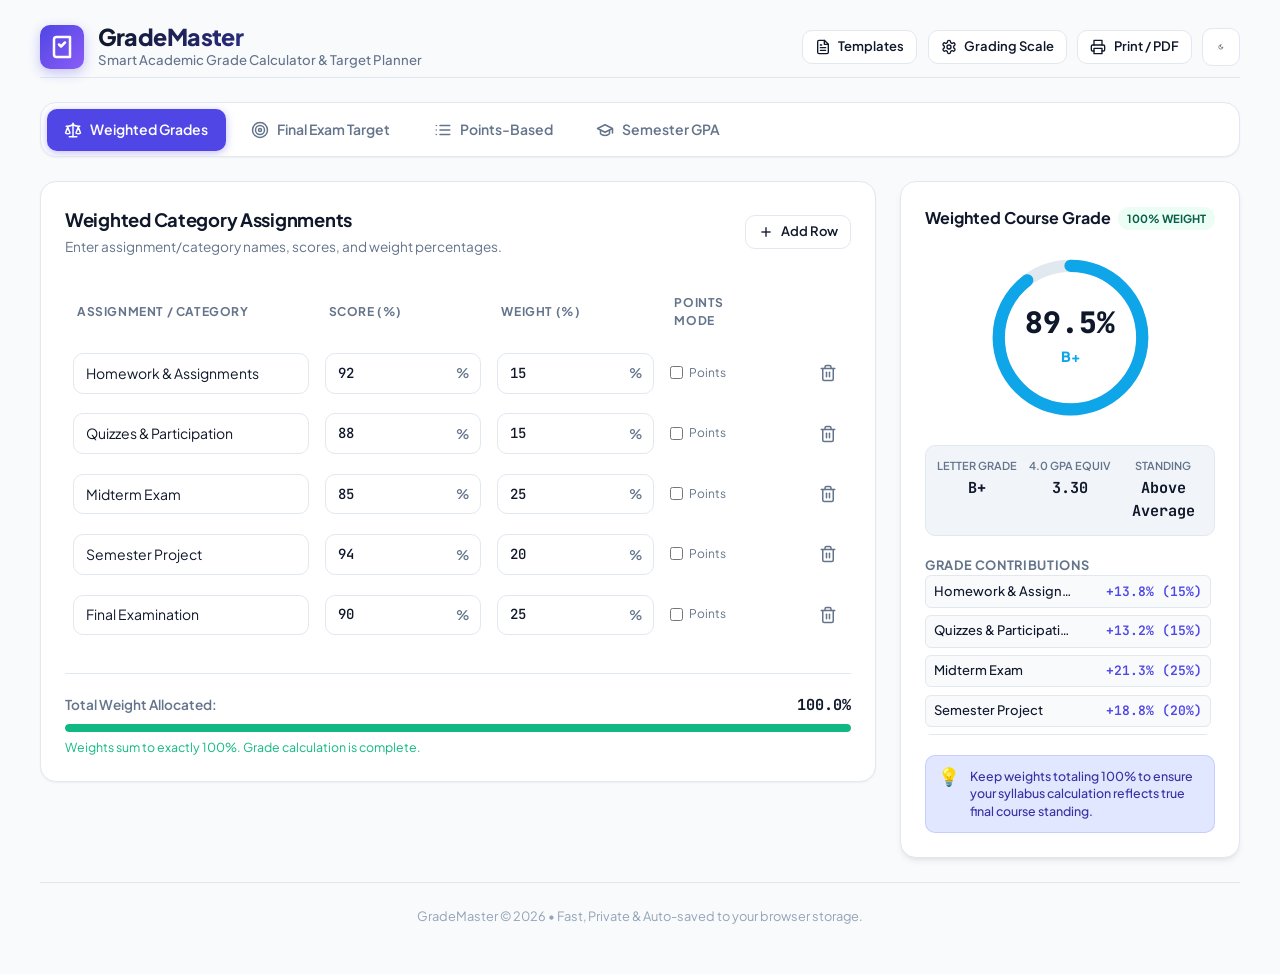
<file: index.html>
<!DOCTYPE html>
<html lang="en" data-theme="light">
<head>
  <meta charset="UTF-8">
  <meta name="viewport" content="width=device-width, initial-scale=1.0">
  <title>Smart Grade Calculator</title>
  <link rel="preconnect" href="https://fonts.googleapis.com">
  <link rel="preconnect" href="https://fonts.gstatic.com" crossorigin>
  <link href="https://fonts.googleapis.com/css2?family=Plus+Jakarta+Sans:wght@400;500;600;700;800&family=JetBrains+Mono:wght@400;600&display=swap" rel="stylesheet">
  <link rel="stylesheet" href="styles.css">
</head>
<body>
  <div class="app-container">
    <!-- Navigation Header -->
    <header class="app-header">
      <div class="brand">
        <div class="brand-icon">
          <svg width="24" height="24" viewBox="0 0 24 24" fill="none" stroke="currentColor" stroke-width="2.5" stroke-linecap="round" stroke-linejoin="round">
            <path d="M4 19.5v-15A2.5 2.5 0 0 1 6.5 2H20v20H6.5a2.5 2.5 0 0 1-2.5-2.5Z"/>
            <path d="m9 9.5 2 2 4-4"/>
          </svg>
        </div>
        <div>
          <h1 class="brand-title">GradeMaster</h1>
          <p class="brand-subtitle">Smart Academic Grade Calculator & Target Planner</p>
        </div>
      </div>

      <div class="header-actions">
        <!-- Preset Dropdown -->
        <div class="dropdown">
          <button class="btn btn-secondary btn-sm" id="btn-presets" title="Load sample syllabus templates">
            <svg width="16" height="16" viewBox="0 0 24 24" fill="none" stroke="currentColor" stroke-width="2" stroke-linecap="round" stroke-linejoin="round">
              <path d="M14 2H6a2 2 0 0 0-2 2v16a2 2 0 0 0 2 2h12a2 2 0 0 0 2-2V8z"/>
              <polyline points="14 2 14 8 20 8"/>
              <line x1="16" y1="13" x2="8" y2="13"/>
              <line x1="16" y1="17" x2="8" y2="17"/>
              <polyline points="10 9 9 9 8 9"/>
            </svg>
            <span>Templates</span>
          </button>
          <div class="dropdown-menu" id="presets-menu">
            <button class="dropdown-item" data-preset="college">Standard College (Exams, HW, Final)</button>
            <button class="dropdown-item" data-preset="stem">STEM Lab Course (Labs, Quizzes, Projects)</button>
            <button class="dropdown-item" data-preset="highschool">High School (Tests, Quizzes, Participation)</button>
            <div class="dropdown-divider"></div>
            <button class="dropdown-item text-danger" data-preset="clear">Clear All Rows</button>
          </div>
        </div>

        <!-- Grade Scale Settings -->
        <button class="btn btn-secondary btn-sm" id="btn-open-scale" title="Customize letter grade thresholds">
          <svg width="16" height="16" viewBox="0 0 24 24" fill="none" stroke="currentColor" stroke-width="2" stroke-linecap="round" stroke-linejoin="round">
            <path d="M12.22 2h-.44a2 2 0 0 0-2 2v.18a2 2 0 0 1-1 1.73l-.43.25a2 2 0 0 1-2 0l-.15-.08a2 2 0 0 0-2.73.73l-.22.38a2 2 0 0 0 .73 2.73l.15.1a2 2 0 0 1 1 1.72v.51a2 2 0 0 1-1 1.74l-.15.09a2 2 0 0 0-.73 2.73l.22.38a2 2 0 0 0 2.73.73l.15-.08a2 2 0 0 1 2 0l.43.25a2 2 0 0 1 1 1.73V20a2 2 0 0 0 2 2h.44a2 2 0 0 0 2-2v-.18a2 2 0 0 1 1-1.73l.43-.25a2 2 0 0 1 2 0l.15.08a2 2 0 0 0 2.73-.73l.22-.39a2 2 0 0 0-.73-2.73l-.15-.08a2 2 0 0 1-1-1.74v-.5a2 2 0 0 1 1-1.74l.15-.09a2 2 0 0 0 .73-2.73l-.22-.38a2 2 0 0 0-2.73-.73l-.15.08a2 2 0 0 1-2 0l-.43-.25a2 2 0 0 1-1-1.73V4a2 2 0 0 0-2-2z"/>
            <circle cx="12" cy="12" r="3"/>
          </svg>
          <span>Grading Scale</span>
        </button>

        <!-- Export / Print -->
        <button class="btn btn-secondary btn-sm" id="btn-print" title="Print or Save as PDF">
          <svg width="16" height="16" viewBox="0 0 24 24" fill="none" stroke="currentColor" stroke-width="2" stroke-linecap="round" stroke-linejoin="round">
            <polyline points="6 9 6 2 18 2 18 9"/>
            <path d="M6 18H4a2 2 0 0 1-2-2v-5a2 2 0 0 1 2-2h16a2 2 0 0 1 2 2v5a2 2 0 0 1-2 2h-2"/>
            <rect x="6" y="14" width="12" height="8"/>
          </svg>
          <span>Print / PDF</span>
        </button>

        <!-- Theme Toggle -->
        <button class="btn btn-icon" id="theme-toggle" aria-label="Toggle dark/light mode" title="Toggle theme">
          <svg class="sun-icon" width="18" height="18" viewBox="0 0 24 24" fill="none" stroke="currentColor" stroke-width="2" stroke-linecap="round" stroke-linejoin="round">
            <circle cx="12" cy="12" r="4"/>
            <path d="M12 2v2"/><path d="M12 20v2"/><path d="m4.93 4.93 1.41 1.41"/><path d="m17.66 17.66 1.41 1.41"/><path d="M2 12h2"/><path d="M20 12h2"/><path d="m6.34 17.66-1.41 1.41"/><path d="m19.07 4.93-1.41 1.41"/>
          </svg>
          <svg class="moon-icon" width="18" height="18" viewBox="0 0 24 24" fill="none" stroke="currentColor" stroke-width="2" stroke-linecap="round" stroke-linejoin="round">
            <path d="M12 3a6 6 0 0 0 9 9 9 9 0 1 1-9-9Z"/>
          </svg>
        </button>
      </div>
    </header>

    <!-- Navigation Tabs -->
    <nav class="nav-tabs" role="tablist">
      <button class="tab-btn active" data-tab="weighted" role="tab" aria-selected="true">
        <svg width="18" height="18" viewBox="0 0 24 24" fill="none" stroke="currentColor" stroke-width="2" stroke-linecap="round" stroke-linejoin="round">
          <path d="m16 16 3-8 3 8c-.87.65-1.92 1-3 1s-2.13-.35-3-1Z"/>
          <path d="m2 16 3-8 3 8c-.87.65-1.92 1-3 1s-2.13-.35-3-1Z"/>
          <path d="M7 21h10"/>
          <path d="M12 3v18"/>
          <path d="M3 7h2c2 0 5-1 7-2 2 1 5 2 7 2h2"/>
        </svg>
        <span>Weighted Grades</span>
      </button>

      <button class="tab-btn" data-tab="final-exam" role="tab" aria-selected="false">
        <svg width="18" height="18" viewBox="0 0 24 24" fill="none" stroke="currentColor" stroke-width="2" stroke-linecap="round" stroke-linejoin="round">
          <circle cx="12" cy="12" r="10"/>
          <circle cx="12" cy="12" r="6"/>
          <circle cx="12" cy="12" r="2"/>
        </svg>
        <span>Final Exam Target</span>
      </button>

      <button class="tab-btn" data-tab="points" role="tab" aria-selected="false">
        <svg width="18" height="18" viewBox="0 0 24 24" fill="none" stroke="currentColor" stroke-width="2" stroke-linecap="round" stroke-linejoin="round">
          <line x1="8" y1="6" x2="21" y2="6"/>
          <line x1="8" y1="12" x2="21" y2="12"/>
          <line x1="8" y1="18" x2="21" y2="18"/>
          <line x1="3" y1="6" x2="3.01" y2="6"/>
          <line x1="3" y1="12" x2="3.01" y2="12"/>
          <line x1="3" y1="18" x2="3.01" y2="18"/>
        </svg>
        <span>Points-Based</span>
      </button>

      <button class="tab-btn" data-tab="gpa" role="tab" aria-selected="false">
        <svg width="18" height="18" viewBox="0 0 24 24" fill="none" stroke="currentColor" stroke-width="2" stroke-linecap="round" stroke-linejoin="round">
          <path d="M22 10v6M2 10l10-5 10 5-10 5z"/>
          <path d="M6 12v5c3 3 9 3 12 0v-5"/>
        </svg>
        <span>Semester GPA</span>
      </button>
    </nav>

    <!-- Main Workspace Layout -->
    <main class="main-layout">
      <!-- Left Column: Active Calculator Input Card -->
      <section class="calculator-column">

        <!-- TAB 1: WEIGHTED GRADE CALCULATOR -->
        <div class="tab-pane active" id="pane-weighted">
          <div class="card">
            <div class="card-header">
              <div>
                <h2 class="card-title">Weighted Category Assignments</h2>
                <p class="card-subtitle">Enter assignment/category names, scores, and weight percentages.</p>
              </div>
              <div class="card-actions">
                <button class="btn btn-secondary btn-sm" id="btn-add-weighted-row">
                  <svg width="16" height="16" viewBox="0 0 24 24" fill="none" stroke="currentColor" stroke-width="2"><line x1="12" y1="5" x2="12" y2="19"/><line x1="5" y1="12" x2="19" y2="12"/></svg>
                  <span>Add Row</span>
                </button>
              </div>
            </div>

            <!-- Table of Rows -->
            <div class="table-responsive">
              <table class="data-table" id="weighted-table">
                <thead>
                  <tr>
                    <th style="width: 32%;">Assignment / Category</th>
                    <th style="width: 22%;">Score (%)</th>
                    <th style="width: 22%;">Weight (%)</th>
                    <th style="width: 14%;">Points Mode</th>
                    <th style="width: 10%;"></th>
                  </tr>
                </thead>
                <tbody id="weighted-tbody">
                  <!-- Dynamic Rows populated by JS -->
                </tbody>
              </table>
            </div>

            <!-- Weight Total Meter & Actions -->
            <div class="weight-status-bar">
              <div class="weight-label-row">
                <span class="weight-label">Total Weight Allocated:</span>
                <span class="weight-val" id="total-weight-display">100%</span>
              </div>
              <div class="progress-track">
                <div class="progress-fill" id="weight-progress-fill" style="width: 100%;"></div>
              </div>
              <p class="weight-hint" id="weight-hint">Weights sum to exactly 100%.</p>
            </div>
          </div>
        </div>

        <!-- TAB 2: FINAL EXAM TARGET CALCULATOR -->
        <div class="tab-pane" id="pane-final-exam">
          <div class="card">
            <div class="card-header">
              <div>
                <h2 class="card-title">Final Exam Target Calculator</h2>
                <p class="card-subtitle">Find out what score you need on your final exam to secure your dream grade.</p>
              </div>
            </div>

            <div class="final-exam-grid">
              <div class="form-group">
                <label for="fe-current-grade">Current Overall Grade (%)</label>
                <div class="input-with-symbol">
                  <input type="number" id="fe-current-grade" class="form-input" min="0" max="200" step="0.1" placeholder="e.g. 84.5" value="84.5">
                  <span class="input-symbol">%</span>
                </div>
                <small class="form-help">Your cumulative grade prior to taking the final exam</small>
              </div>

              <div class="form-group">
                <label for="fe-final-weight">Final Exam Weight (%)</label>
                <div class="input-with-symbol">
                  <input type="number" id="fe-final-weight" class="form-input" min="1" max="100" step="0.5" placeholder="e.g. 25" value="25">
                  <span class="input-symbol">%</span>
                </div>
                <small class="form-help">Percentage proportion of final exam on syllabus</small>
              </div>

              <div class="form-group">
                <label for="fe-target-grade">Desired Target Grade (%)</label>
                <div class="target-input-row">
                  <div class="input-with-symbol">
                    <input type="number" id="fe-target-grade" class="form-input" min="0" max="200" step="0.1" placeholder="e.g. 90" value="90">
                    <span class="input-symbol">%</span>
                  </div>
                  <!-- Quick Preset Dropdown for letter grade -->
                  <select id="fe-target-preset" class="form-select" title="Choose standard letter grade target">
                    <option value="">Quick Presets...</option>
                    <option value="93">A (93%)</option>
                    <option value="90">A- (90%)</option>
                    <option value="87">B+ (87%)</option>
                    <option value="83">B (83%)</option>
                    <option value="80">B- (80%)</option>
                    <option value="77">C+ (77%)</option>
                    <option value="70">C (70%)</option>
                  </select>
                </div>
                <small class="form-help">Minimum percentage required to attain your desired letter grade</small>
              </div>
            </div>

            <!-- Target Results Showcase -->
            <div class="target-result-card" id="fe-result-container">
              <div class="target-result-icon" id="fe-result-icon">🎯</div>
              <div class="target-result-info">
                <div class="target-result-headline" id="fe-result-headline">Calculating required score...</div>
                <div class="target-result-sub" id="fe-result-sub">--</div>
              </div>
              <div class="target-result-stat">
                <div class="target-score-display" id="fe-required-score">--%</div>
                <div class="target-score-label">Required on Final</div>
              </div>
            </div>
          </div>
        </div>

        <!-- TAB 3: POINTS-BASED CALCULATOR -->
        <div class="tab-pane" id="pane-points">
          <div class="card">
            <div class="card-header">
              <div>
                <h2 class="card-title">Points-Based Grade Calculator</h2>
                <p class="card-subtitle">For courses graded on total points earned vs. total points possible.</p>
              </div>
              <div class="card-actions">
                <button class="btn btn-secondary btn-sm" id="btn-add-points-row">
                  <svg width="16" height="16" viewBox="0 0 24 24" fill="none" stroke="currentColor" stroke-width="2"><line x1="12" y1="5" x2="12" y2="19"/><line x1="5" y1="12" x2="19" y2="12"/></svg>
                  <span>Add Assignment</span>
                </button>
              </div>
            </div>

            <div class="table-responsive">
              <table class="data-table" id="points-table">
                <thead>
                  <tr>
                    <th style="width: 40%;">Assignment Name</th>
                    <th style="width: 25%;">Points Earned</th>
                    <th style="width: 25%;">Total Possible</th>
                    <th style="width: 10%;"></th>
                  </tr>
                </thead>
                <tbody id="points-tbody">
                  <!-- Populated via JS -->
                </tbody>
              </table>
            </div>

            <!-- Points Summary Bar -->
            <div class="points-totals-row">
              <div class="point-badge">
                <span class="point-badge-lbl">Earned Points:</span>
                <span class="point-badge-val" id="points-earned-sum">0</span>
              </div>
              <div class="point-badge">
                <span class="point-badge-lbl">Total Possible:</span>
                <span class="point-badge-val" id="points-total-sum">0</span>
              </div>
              <div class="point-badge accent">
                <span class="point-badge-lbl">Raw Score:</span>
                <span class="point-badge-val" id="points-ratio-display">0%</span>
              </div>
            </div>
          </div>
        </div>

        <!-- TAB 4: SEMESTER GPA CALCULATOR -->
        <div class="tab-pane" id="pane-gpa">
          <div class="card">
            <div class="card-header">
              <div>
                <h2 class="card-title">Semester GPA Calculator</h2>
                <p class="card-subtitle">Calculate weighted GPA across college or high school courses.</p>
              </div>
              <div class="card-actions">
                <button class="btn btn-secondary btn-sm" id="btn-add-gpa-row">
                  <svg width="16" height="16" viewBox="0 0 24 24" fill="none" stroke="currentColor" stroke-width="2"><line x1="12" y1="5" x2="12" y2="19"/><line x1="5" y1="12" x2="19" y2="12"/></svg>
                  <span>Add Course</span>
                </button>
              </div>
            </div>

            <div class="table-responsive">
              <table class="data-table" id="gpa-table">
                <thead>
                  <tr>
                    <th style="width: 45%;">Course Name</th>
                    <th style="width: 25%;">Credit Hours</th>
                    <th style="width: 20%;">Letter Grade</th>
                    <th style="width: 10%;"></th>
                  </tr>
                </thead>
                <tbody id="gpa-tbody">
                  <!-- Populated via JS -->
                </tbody>
              </table>
            </div>

            <div class="gpa-totals-row">
              <div class="point-badge">
                <span class="point-badge-lbl">Total Credits:</span>
                <span class="point-badge-val" id="gpa-total-credits">0</span>
              </div>
              <div class="point-badge">
                <span class="point-badge-lbl">Honor Points:</span>
                <span class="point-badge-val" id="gpa-total-points">0.0</span>
              </div>
              <div class="point-badge highlight">
                <span class="point-badge-lbl">Semester GPA:</span>
                <span class="point-badge-val" id="gpa-final-val">0.00</span>
              </div>
            </div>
          </div>
        </div>

      </section>

      <!-- Right Column: Live Summary & Circular Gauge Card (Always Sticky) -->
      <aside class="summary-column">
        <div class="card summary-card">
          <div class="summary-header">
            <h3 class="summary-title" id="summary-card-title">Current Standing</h3>
            <span class="status-pill" id="summary-status-pill">Active</span>
          </div>

          <!-- Circular SVG Gauge -->
          <div class="gauge-wrapper">
            <svg class="grade-gauge" viewBox="0 0 200 200">
              <!-- Background Circle -->
              <circle class="gauge-bg" cx="100" cy="100" r="82" stroke-width="14"></circle>
              <!-- Progress Circle -->
              <circle class="gauge-progress" id="gauge-circle" cx="100" cy="100" r="82" stroke-width="14"
                      stroke-dasharray="515.2" stroke-dashoffset="51.5" stroke-linecap="round"></circle>
            </svg>
            <div class="gauge-inner">
              <div class="gauge-percent" id="gauge-percent">90.0%</div>
              <div class="gauge-letter-badge" id="gauge-letter">A-</div>
            </div>
          </div>

          <!-- Key Metrics Grid -->
          <div class="summary-metrics">
            <div class="metric-item">
              <span class="metric-label">Letter Grade</span>
              <span class="metric-value" id="metric-letter">A-</span>
            </div>
            <div class="metric-item">
              <span class="metric-label">4.0 GPA Equiv</span>
              <span class="metric-value" id="metric-gpa">3.70</span>
            </div>
            <div class="metric-item">
              <span class="metric-label">Standing</span>
              <span class="metric-value" id="metric-standing">Excellent</span>
            </div>
          </div>

          <!-- Grade Breakdown mini-list -->
          <div class="breakdown-section" id="breakdown-container">
            <h4 class="breakdown-title">Grade Contributions</h4>
            <div class="breakdown-list" id="breakdown-items">
              <!-- Populated dynamically -->
            </div>
          </div>

          <!-- Quick Tip or Motivation Card -->
          <div class="tip-card" id="tip-card">
            <div class="tip-icon">💡</div>
            <div class="tip-text" id="tip-text">
              Tip: Enter your current scores and weights from your course syllabus to calculate exact standings.
            </div>
          </div>
        </div>
      </aside>
    </main>

    <!-- Footer -->
    <footer class="app-footer">
      <p>GradeMaster &copy; 2026 &bull; Fast, Private &amp; Auto-saved to your browser storage.</p>
    </footer>
  </div>

  <!-- Grading Scale Modal -->
  <div class="modal-backdrop" id="scale-modal" aria-hidden="true">
    <div class="modal-dialog">
      <div class="modal-header">
        <div>
          <h3 class="modal-title">Custom Grading Scale</h3>
          <p class="modal-subtitle">Define the minimum percentage cutoffs for each letter grade.</p>
        </div>
        <button class="btn-close" id="btn-close-scale" aria-label="Close dialog">&times;</button>
      </div>
      <div class="modal-body">
        <div class="scale-grid" id="scale-grid">
          <!-- Dynamically populated cutoffs -->
        </div>
      </div>
      <div class="modal-footer">
        <button class="btn btn-secondary" id="btn-reset-scale">Reset to Default</button>
        <button class="btn btn-primary" id="btn-save-scale">Save & Apply</button>
      </div>
    </div>
  </div>

  <!-- Toast Notification Container -->
  <div class="toast-container" id="toast-container"></div>

  <script src="app.js"></script>
</body>
</html>
</file>
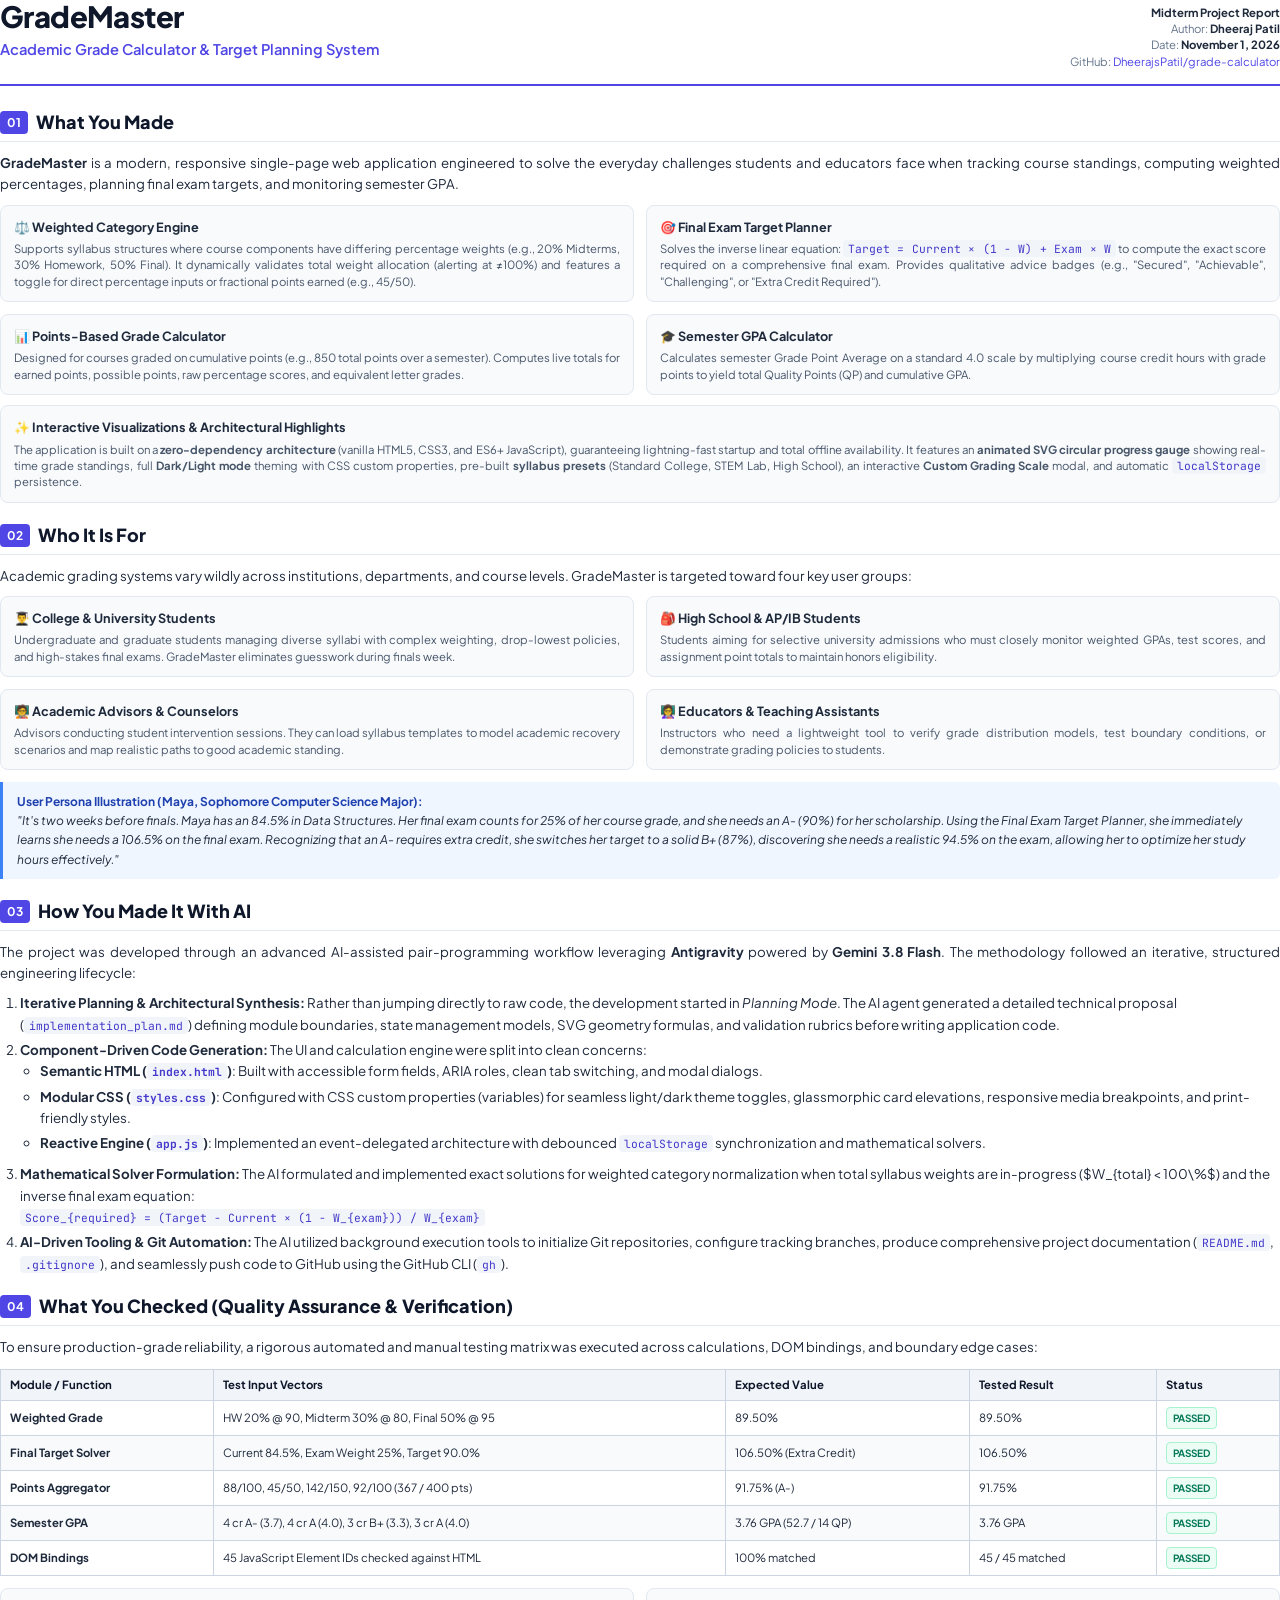
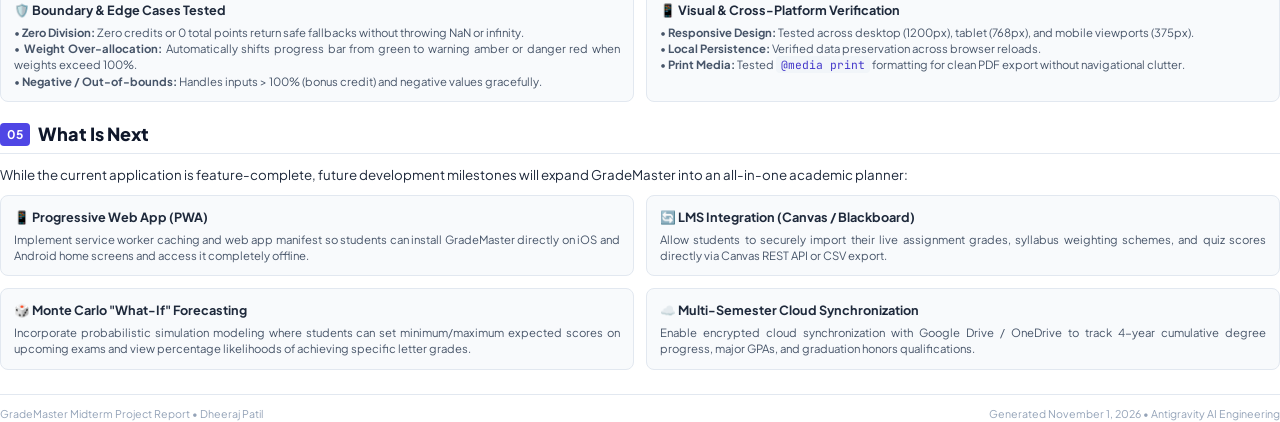
<file: report.html>
<!DOCTYPE html>
<html lang="en">
<head>
  <meta charset="UTF-8">
  <title>Midterm Project Report - GradeMaster</title>
  <link rel="preconnect" href="https://fonts.googleapis.com">
  <link rel="preconnect" href="https://fonts.gstatic.com" crossorigin>
  <link href="https://fonts.googleapis.com/css2?family=Plus+Jakarta+Sans:wght@400;500;600;700;800&family=JetBrains+Mono:wght@400;600&display=swap" rel="stylesheet">
  <style>
    @page {
      size: A4;
      margin: 18mm 16mm 20mm 16mm;
      @bottom-right {
        content: counter(page);
      }
    }

    *, *::before, *::after {
      box-sizing: border-box;
      margin: 0;
      padding: 0;
    }

    body {
      font-family: 'Plus Jakarta Sans', -apple-system, BlinkMacSystemFont, 'Segoe UI', Roboto, Helvetica, Arial, sans-serif;
      color: #1e293b;
      background: #ffffff;
      line-height: 1.6;
      font-size: 10pt;
    }

    /* Print header / footer helpers */
    .report-header {
      border-bottom: 2px solid #4f46e5;
      padding-bottom: 14px;
      margin-bottom: 22px;
      display: flex;
      justify-content: space-between;
      align-items: flex-end;
    }

    .report-title {
      font-size: 22pt;
      font-weight: 800;
      color: #0f172a;
      letter-spacing: -0.02em;
      line-height: 1.15;
    }

    .report-subtitle {
      font-size: 11pt;
      font-weight: 600;
      color: #4f46e5;
      margin-top: 4px;
    }

    .report-meta {
      text-align: right;
      font-size: 8.5pt;
      color: #64748b;
      line-height: 1.45;
    }

    .report-meta strong {
      color: #1e293b;
    }

    .page-break {
      page-break-before: always;
    }

    h2 {
      font-size: 13.5pt;
      font-weight: 800;
      color: #0f172a;
      margin-top: 18px;
      margin-bottom: 10px;
      padding-bottom: 4px;
      border-bottom: 1.5px solid #e2e8f0;
      display: flex;
      align-items: center;
      gap: 8px;
    }

    h2 .section-num {
      background: #4f46e5;
      color: #ffffff;
      font-size: 9pt;
      padding: 2px 7px;
      border-radius: 4px;
      font-weight: 700;
    }

    h3 {
      font-size: 11pt;
      font-weight: 700;
      color: #334155;
      margin-top: 14px;
      margin-bottom: 6px;
    }

    p {
      margin-bottom: 9px;
      text-align: justify;
    }

    ul, ol {
      margin-left: 20px;
      margin-bottom: 10px;
    }

    li {
      margin-bottom: 4px;
    }

    code {
      font-family: 'JetBrains Mono', monospace;
      font-size: 8.5pt;
      background: #f1f5f9;
      padding: 1px 5px;
      border-radius: 4px;
      color: #4338ca;
    }

    /* Grid & Cards */
    .grid-2 {
      display: grid;
      grid-template-columns: 1fr 1fr;
      gap: 12px;
      margin: 10px 0;
    }

    .card {
      background: #f8fafc;
      border: 1px solid #e2e8f0;
      border-radius: 8px;
      padding: 11px 13px;
      page-break-inside: avoid;
    }

    .card-title {
      font-weight: 700;
      font-size: 9.5pt;
      color: #1e293b;
      margin-bottom: 4px;
      display: flex;
      align-items: center;
      gap: 6px;
    }

    .card p {
      font-size: 8.5pt;
      color: #475569;
      margin-bottom: 0;
      line-height: 1.45;
    }

    /* Tables */
    table {
      width: 100%;
      border-collapse: collapse;
      margin: 12px 0;
      font-size: 8.5pt;
      page-break-inside: avoid;
    }

    th, td {
      border: 1px solid #cbd5e1;
      padding: 6px 9px;
      text-align: left;
    }

    th {
      background: #f1f5f9;
      font-weight: 700;
      color: #0f172a;
    }

    tr:nth-child(even) td {
      background: #f8fafc;
    }

    .badge {
      display: inline-block;
      font-size: 7.5pt;
      font-weight: 700;
      padding: 2px 6px;
      border-radius: 4px;
      text-transform: uppercase;
    }

    .badge-success {
      background: #ecfdf5;
      color: #047857;
      border: 1px solid #a7f3d0;
    }

    .badge-primary {
      background: #eef2ff;
      color: #4338ca;
      border: 1px solid #c7d2fe;
    }

    /* Callout */
    .callout {
      background: #eff6ff;
      border-left: 3.5px solid #3b82f6;
      border-radius: 0 6px 6px 0;
      padding: 10px 14px;
      margin: 12px 0;
      font-size: 9pt;
      page-break-inside: avoid;
    }

    .callout strong {
      color: #1e40af;
    }

    .callout p {
      margin-bottom: 0;
      color: #1e3a8a;
    }

    /* Footer */
    .doc-footer {
      margin-top: 24px;
      padding-top: 10px;
      border-top: 1px solid #e2e8f0;
      display: flex;
      justify-content: space-between;
      font-size: 8pt;
      color: #94a3b8;
    }
  </style>
</head>
<body>

  <!-- HEADER / TITLE -->
  <header class="report-header">
    <div>
      <h1 class="report-title">GradeMaster</h1>
      <p class="report-subtitle">Academic Grade Calculator &amp; Target Planning System</p>
    </div>
    <div class="report-meta">
      <strong>Midterm Project Report</strong><br>
      Author: <strong>Dheeraj Patil</strong><br>
      Date: <strong>November 1, 2026</strong><br>
      GitHub: <a href="https://github.com/DheerajsPatil/grade-calculator" style="color: #4f46e5; text-decoration: none;">DheerajsPatil/grade-calculator</a>
    </div>
  </header>

  <!-- SECTION 1: WHAT YOU MADE -->
  <section>
    <h2><span class="section-num">01</span> What You Made</h2>
    <p>
      <strong>GradeMaster</strong> is a modern, responsive single-page web application engineered to solve the everyday challenges students and educators face when tracking course standings, computing weighted percentages, planning final exam targets, and monitoring semester GPA.
    </p>

    <div class="grid-2">
      <div class="card">
        <div class="card-title">⚖️ Weighted Category Engine</div>
        <p>Supports syllabus structures where course components have differing percentage weights (e.g., 20% Midterms, 30% Homework, 50% Final). It dynamically validates total weight allocation (alerting at &ne;100%) and features a toggle for direct percentage inputs or fractional points earned (e.g., 45/50).</p>
      </div>

      <div class="card">
        <div class="card-title">🎯 Final Exam Target Planner</div>
        <p>Solves the inverse linear equation: <code>Target = Current &times; (1 - W) + Exam &times; W</code> to compute the exact score required on a comprehensive final exam. Provides qualitative advice badges (e.g., "Secured", "Achievable", "Challenging", or "Extra Credit Required").</p>
      </div>

      <div class="card">
        <div class="card-title">📊 Points-Based Grade Calculator</div>
        <p>Designed for courses graded on cumulative points (e.g., 850 total points over a semester). Computes live totals for earned points, possible points, raw percentage scores, and equivalent letter grades.</p>
      </div>

      <div class="card">
        <div class="card-title">🎓 Semester GPA Calculator</div>
        <p>Calculates semester Grade Point Average on a standard 4.0 scale by multiplying course credit hours with grade points to yield total Quality Points (QP) and cumulative GPA.</p>
      </div>
    </div>

    <div class="card" style="margin-top: 8px;">
      <div class="card-title">✨ Interactive Visualizations &amp; Architectural Highlights</div>
      <p>
        The application is built on a <strong>zero-dependency architecture</strong> (vanilla HTML5, CSS3, and ES6+ JavaScript), guaranteeing lightning-fast startup and total offline availability. It features an <strong>animated SVG circular progress gauge</strong> showing real-time grade standings, full <strong>Dark/Light mode</strong> theming with CSS custom properties, pre-built <strong>syllabus presets</strong> (Standard College, STEM Lab, High School), an interactive <strong>Custom Grading Scale</strong> modal, and automatic <code>localStorage</code> persistence.
      </p>
    </div>
  </section>

  <!-- SECTION 2: WHO IT IS FOR -->
  <section style="margin-top: 14px;">
    <h2><span class="section-num">02</span> Who It Is For</h2>
    <p>
      Academic grading systems vary wildly across institutions, departments, and course levels. GradeMaster is targeted toward four key user groups:
    </p>

    <div class="grid-2">
      <div class="card">
        <div class="card-title">👨‍🎓 College &amp; University Students</div>
        <p>Undergraduate and graduate students managing diverse syllabi with complex weighting, drop-lowest policies, and high-stakes final exams. GradeMaster eliminates guesswork during finals week.</p>
      </div>

      <div class="card">
        <div class="card-title">🎒 High School &amp; AP/IB Students</div>
        <p>Students aiming for selective university admissions who must closely monitor weighted GPAs, test scores, and assignment point totals to maintain honors eligibility.</p>
      </div>

      <div class="card">
        <div class="card-title">🧑‍🏫 Academic Advisors &amp; Counselors</div>
        <p>Advisors conducting student intervention sessions. They can load syllabus templates to model academic recovery scenarios and map realistic paths to good academic standing.</p>
      </div>

      <div class="card">
        <div class="card-title">👩‍🏫 Educators &amp; Teaching Assistants</div>
        <p>Instructors who need a lightweight tool to verify grade distribution models, test boundary conditions, or demonstrate grading policies to students.</p>
      </div>
    </div>

    <div class="callout">
      <strong>User Persona Illustration (Maya, Sophomore Computer Science Major):</strong><br>
      <em>"It's two weeks before finals. Maya has an 84.5% in Data Structures. Her final exam counts for 25% of her course grade, and she needs an A- (90%) for her scholarship. Using the Final Exam Target Planner, she immediately learns she needs a 106.5% on the final exam. Recognizing that an A- requires extra credit, she switches her target to a solid B+ (87%), discovering she needs a realistic 94.5% on the exam, allowing her to optimize her study hours effectively."</em>
    </div>
  </section>

  <div class="page-break"></div>

  <!-- SECTION 3: HOW YOU MADE IT WITH AI -->
  <section>
    <h2><span class="section-num">03</span> How You Made It With AI</h2>
    <p>
      The project was developed through an advanced AI-assisted pair-programming workflow leveraging <strong>Antigravity</strong> powered by <strong>Gemini 3.8 Flash</strong>. The methodology followed an iterative, structured engineering lifecycle:
    </p>

    <ol>
      <li>
        <strong>Iterative Planning &amp; Architectural Synthesis:</strong>
        Rather than jumping directly to raw code, the development started in <em>Planning Mode</em>. The AI agent generated a detailed technical proposal (<code>implementation_plan.md</code>) defining module boundaries, state management models, SVG geometry formulas, and validation rubrics before writing application code.
      </li>
      <li>
        <strong>Component-Driven Code Generation:</strong>
        The UI and calculation engine were split into clean concerns:
        <ul>
          <li><strong>Semantic HTML (<code>index.html</code>)</strong>: Built with accessible form fields, ARIA roles, clean tab switching, and modal dialogs.</li>
          <li><strong>Modular CSS (<code>styles.css</code>)</strong>: Configured with CSS custom properties (variables) for seamless light/dark theme toggles, glassmorphic card elevations, responsive media breakpoints, and print-friendly styles.</li>
          <li><strong>Reactive Engine (<code>app.js</code>)</strong>: Implemented an event-delegated architecture with debounced <code>localStorage</code> synchronization and mathematical solvers.</li>
        </ul>
      </li>
      <li>
        <strong>Mathematical Solver Formulation:</strong>
        The AI formulated and implemented exact solutions for weighted category normalization when total syllabus weights are in-progress ($W_{total} < 100\%$) and the inverse final exam equation:
        <br>
        <code>Score_{required} = (Target - Current &times; (1 - W_{exam})) / W_{exam}</code>
      </li>
      <li>
        <strong>AI-Driven Tooling &amp; Git Automation:</strong>
        The AI utilized background execution tools to initialize Git repositories, configure tracking branches, produce comprehensive project documentation (<code>README.md</code>, <code>.gitignore</code>), and seamlessly push code to GitHub using the GitHub CLI (<code>gh</code>).
      </li>
    </ol>
  </section>

  <!-- SECTION 4: WHAT YOU CHECKED -->
  <section style="margin-top: 14px;">
    <h2><span class="section-num">04</span> What You Checked (Quality Assurance &amp; Verification)</h2>
    <p>
      To ensure production-grade reliability, a rigorous automated and manual testing matrix was executed across calculations, DOM bindings, and boundary edge cases:
    </p>

    <table>
      <thead>
        <tr>
          <th>Module / Function</th>
          <th>Test Input Vectors</th>
          <th>Expected Value</th>
          <th>Tested Result</th>
          <th>Status</th>
        </tr>
      </thead>
      <tbody>
        <tr>
          <td><strong>Weighted Grade</strong></td>
          <td>HW 20% @ 90, Midterm 30% @ 80, Final 50% @ 95</td>
          <td>89.50%</td>
          <td>89.50%</td>
          <td><span class="badge badge-success">PASSED</span></td>
        </tr>
        <tr>
          <td><strong>Final Target Solver</strong></td>
          <td>Current 84.5%, Exam Weight 25%, Target 90.0%</td>
          <td>106.50% (Extra Credit)</td>
          <td>106.50%</td>
          <td><span class="badge badge-success">PASSED</span></td>
        </tr>
        <tr>
          <td><strong>Points Aggregator</strong></td>
          <td>88/100, 45/50, 142/150, 92/100 (367 / 400 pts)</td>
          <td>91.75% (A-)</td>
          <td>91.75%</td>
          <td><span class="badge badge-success">PASSED</span></td>
        </tr>
        <tr>
          <td><strong>Semester GPA</strong></td>
          <td>4 cr A- (3.7), 4 cr A (4.0), 3 cr B+ (3.3), 3 cr A (4.0)</td>
          <td>3.76 GPA (52.7 / 14 QP)</td>
          <td>3.76 GPA</td>
          <td><span class="badge badge-success">PASSED</span></td>
        </tr>
        <tr>
          <td><strong>DOM Bindings</strong></td>
          <td>45 JavaScript Element IDs checked against HTML</td>
          <td>100% matched</td>
          <td>45 / 45 matched</td>
          <td><span class="badge badge-success">PASSED</span></td>
        </tr>
      </tbody>
    </table>

    <div class="grid-2">
      <div class="card">
        <div class="card-title">🛡️ Boundary &amp; Edge Cases Tested</div>
        <p>
          &bull; <strong>Zero Division:</strong> Zero credits or 0 total points return safe fallbacks without throwing NaN or infinity.<br>
          &bull; <strong>Weight Over-allocation:</strong> Automatically shifts progress bar from green to warning amber or danger red when weights exceed 100%.<br>
          &bull; <strong>Negative / Out-of-bounds:</strong> Handles inputs > 100% (bonus credit) and negative values gracefully.
        </p>
      </div>

      <div class="card">
        <div class="card-title">📱 Visual &amp; Cross-Platform Verification</div>
        <p>
          &bull; <strong>Responsive Design:</strong> Tested across desktop (1200px), tablet (768px), and mobile viewports (375px).<br>
          &bull; <strong>Local Persistence:</strong> Verified data preservation across browser reloads.<br>
          &bull; <strong>Print Media:</strong> Tested <code>@media print</code> formatting for clean PDF export without navigational clutter.
        </p>
      </div>
    </div>
  </section>

  <!-- SECTION 5: WHAT IS NEXT -->
  <section style="margin-top: 14px;">
    <h2><span class="section-num">05</span> What Is Next</h2>
    <p>
      While the current application is feature-complete, future development milestones will expand GradeMaster into an all-in-one academic planner:
    </p>

    <div class="grid-2">
      <div class="card">
        <div class="card-title">📱 Progressive Web App (PWA)</div>
        <p>Implement service worker caching and web app manifest so students can install GradeMaster directly on iOS and Android home screens and access it completely offline.</p>
      </div>

      <div class="card">
        <div class="card-title">🔄 LMS Integration (Canvas / Blackboard)</div>
        <p>Allow students to securely import their live assignment grades, syllabus weighting schemes, and quiz scores directly via Canvas REST API or CSV export.</p>
      </div>

      <div class="card">
        <div class="card-title">🎲 Monte Carlo "What-If" Forecasting</div>
        <p>Incorporate probabilistic simulation modeling where students can set minimum/maximum expected scores on upcoming exams and view percentage likelihoods of achieving specific letter grades.</p>
      </div>

      <div class="card">
        <div class="card-title">☁️ Multi-Semester Cloud Synchronization</div>
        <p>Enable encrypted cloud synchronization with Google Drive / OneDrive to track 4-year cumulative degree progress, major GPAs, and graduation honors qualifications.</p>
      </div>
    </div>
  </section>

  <!-- FOOTER -->
  <footer class="doc-footer">
    <span>GradeMaster Midterm Project Report &bull; Dheeraj Patil</span>
    <span>Generated November 1, 2026 &bull; Antigravity AI Engineering</span>
  </footer>

</body>
</html>
</file>
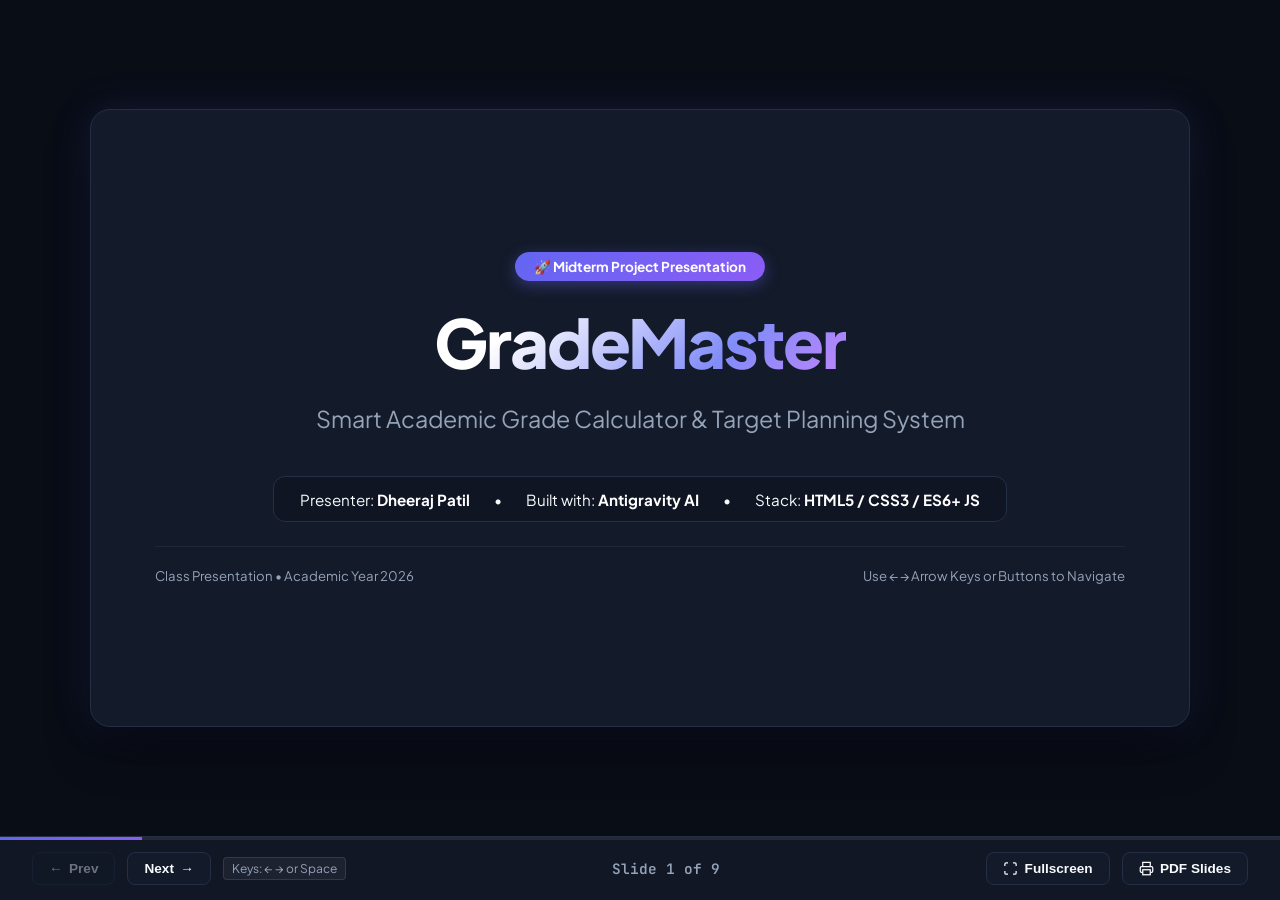
<file: slides.html>
<!DOCTYPE html>
<html lang="en">
<head>
  <meta charset="UTF-8">
  <meta name="viewport" content="width=device-width, initial-scale=1.0">
  <title>GradeMaster - Slide Presentation</title>
  <link rel="preconnect" href="https://fonts.googleapis.com">
  <link rel="preconnect" href="https://fonts.gstatic.com" crossorigin>
  <link href="https://fonts.googleapis.com/css2?family=Plus+Jakarta+Sans:wght@400;500;600;700;800&family=JetBrains+Mono:wght@400;600&display=swap" rel="stylesheet">
  <style>
    :root {
      --bg: #090d16;
      --bg-card: #131a29;
      --border: #242f46;
      --text: #f8fafc;
      --text-muted: #94a3b8;
      --primary: #6366f1;
      --primary-light: #1e1b4b;
      --accent: #8b5cf6;
      --success: #10b981;
      --warning: #f59e0b;
      --danger: #ef4444;
      --info: #0ea5e9;
    }

    *, *::before, *::after {
      box-sizing: border-box;
      margin: 0;
      padding: 0;
    }

    body {
      font-family: 'Plus Jakarta Sans', system-ui, -apple-system, sans-serif;
      background: var(--bg);
      color: var(--text);
      min-height: 100vh;
      overflow: hidden;
      display: flex;
      flex-direction: column;
      user-select: none;
    }

    /* Presentation Deck Container */
    .deck-container {
      flex: 1;
      display: flex;
      align-items: center;
      justify-content: center;
      padding: 2rem;
      position: relative;
    }

    .slide {
      display: none;
      width: 100%;
      max-width: 1100px;
      aspect-ratio: 16 / 9;
      background: var(--bg-card);
      border: 1px solid var(--border);
      border-radius: 20px;
      padding: 3.5rem 4rem;
      box-shadow: 0 25px 50px -12px rgba(0, 0, 0, 0.6), 0 0 40px rgba(99, 102, 241, 0.15);
      position: relative;
      flex-direction: column;
      justify-content: space-between;
      animation: fadeIn 0.35s cubic-bezier(0.16, 1, 0.3, 1);
    }

    .slide.active {
      display: flex;
    }

    @keyframes fadeIn {
      from { opacity: 0; transform: scale(0.98) translateY(10px); }
      to { opacity: 1; transform: scale(1) translateY(0); }
    }

    /* Slide Header */
    .slide-header {
      display: flex;
      justify-content: space-between;
      align-items: flex-start;
      margin-bottom: 1.5rem;
    }

    .slide-tag {
      display: inline-flex;
      align-items: center;
      gap: 0.4rem;
      font-size: 0.8rem;
      font-weight: 700;
      text-transform: uppercase;
      letter-spacing: 0.08em;
      color: var(--primary);
      background: var(--primary-light);
      padding: 0.3rem 0.8rem;
      border-radius: 9999px;
      border: 1px solid rgba(99, 102, 241, 0.3);
      margin-bottom: 0.75rem;
    }

    .slide-title {
      font-size: 2.3rem;
      font-weight: 800;
      letter-spacing: -0.025em;
      line-height: 1.2;
      background: linear-gradient(135deg, #ffffff 30%, #c7d2fe 100%);
      -webkit-background-clip: text;
      -webkit-text-fill-color: transparent;
    }

    .slide-subtitle {
      font-size: 1.1rem;
      color: var(--text-muted);
      margin-top: 0.4rem;
    }

    /* Slide Content */
    .slide-body {
      flex: 1;
      display: flex;
      flex-direction: column;
      justify-content: center;
    }

    /* Grids & Cards */
    .grid-2 {
      display: grid;
      grid-template-columns: repeat(2, 1fr);
      gap: 1.5rem;
    }

    .grid-3 {
      display: grid;
      grid-template-columns: repeat(3, 1fr);
      gap: 1.25rem;
    }

    .grid-4 {
      display: grid;
      grid-template-columns: repeat(4, 1fr);
      gap: 1rem;
    }

    .slide-card {
      background: rgba(14, 20, 34, 0.7);
      border: 1px solid var(--border);
      border-radius: 14px;
      padding: 1.4rem;
      display: flex;
      flex-direction: column;
      gap: 0.6rem;
      transition: transform 0.2s ease, border-color 0.2s ease;
    }

    .slide-card:hover {
      border-color: rgba(99, 102, 241, 0.4);
      transform: translateY(-2px);
    }

    .slide-card-icon {
      font-size: 1.8rem;
      line-height: 1;
      margin-bottom: 0.2rem;
    }

    .slide-card-title {
      font-size: 1.1rem;
      font-weight: 700;
      color: #ffffff;
    }

    .slide-card-desc {
      font-size: 0.9rem;
      color: var(--text-muted);
      line-height: 1.5;
    }

    /* Title Slide Specifics */
    .title-slide {
      text-align: center;
      align-items: center;
      justify-content: center;
      gap: 1.5rem;
    }

    .title-badge {
      display: inline-flex;
      align-items: center;
      gap: 0.5rem;
      font-size: 0.85rem;
      font-weight: 700;
      color: #ffffff;
      background: linear-gradient(135deg, var(--primary), var(--accent));
      padding: 0.4rem 1.2rem;
      border-radius: 9999px;
      box-shadow: 0 4px 15px rgba(99, 102, 241, 0.4);
    }

    .hero-title {
      font-size: 4.2rem;
      font-weight: 800;
      letter-spacing: -0.03em;
      line-height: 1.1;
      background: linear-gradient(135deg, #ffffff 20%, #818cf8 70%, #c084fc 100%);
      -webkit-background-clip: text;
      -webkit-text-fill-color: transparent;
    }

    .hero-subtitle {
      font-size: 1.45rem;
      color: var(--text-muted);
      max-width: 720px;
      line-height: 1.4;
    }

    .presenter-box {
      margin-top: 1rem;
      padding: 0.8rem 1.6rem;
      background: rgba(14, 20, 34, 0.8);
      border: 1px solid var(--border);
      border-radius: 12px;
      display: flex;
      align-items: center;
      gap: 1.5rem;
      font-size: 0.95rem;
    }

    .presenter-box span strong {
      color: #ffffff;
    }

    /* Stat Box */
    .stat-box {
      text-align: center;
      padding: 1.2rem 1rem;
      background: rgba(14, 20, 34, 0.6);
      border: 1px solid var(--border);
      border-radius: 12px;
    }

    .stat-number {
      font-family: 'JetBrains Mono', monospace;
      font-size: 2.2rem;
      font-weight: 800;
      color: var(--primary);
    }

    .stat-label {
      font-size: 0.85rem;
      color: var(--text-muted);
      font-weight: 600;
      margin-top: 0.3rem;
    }

    /* Formula Banner */
    .formula-banner {
      background: linear-gradient(135deg, rgba(99, 102, 241, 0.15), rgba(139, 92, 246, 0.15));
      border: 1px solid rgba(99, 102, 241, 0.3);
      padding: 1rem 1.4rem;
      border-radius: 12px;
      display: flex;
      align-items: center;
      justify-content: space-between;
      margin-top: 1rem;
    }

    .formula-code {
      font-family: 'JetBrains Mono', monospace;
      font-size: 1.15rem;
      font-weight: 700;
      color: #a5b4fc;
    }

    /* Slide Footer */
    .slide-footer {
      display: flex;
      justify-content: space-between;
      align-items: center;
      padding-top: 1.25rem;
      border-top: 1px solid rgba(255, 255, 255, 0.06);
      font-size: 0.825rem;
      color: var(--text-muted);
    }

    /* Bottom Control Bar */
    .control-bar {
      height: 64px;
      background: rgba(19, 26, 41, 0.85);
      backdrop-filter: blur(8px);
      border-top: 1px solid var(--border);
      display: flex;
      align-items: center;
      justify-content: space-between;
      padding: 0 2rem;
      z-index: 100;
    }

    .control-group {
      display: flex;
      align-items: center;
      gap: 0.75rem;
    }

    .btn-ctrl {
      background: var(--bg-card);
      border: 1px solid var(--border);
      color: var(--text);
      padding: 0.5rem 1rem;
      border-radius: 8px;
      font-weight: 600;
      font-size: 0.85rem;
      display: inline-flex;
      align-items: center;
      gap: 0.4rem;
      cursor: pointer;
      transition: all 0.15s ease;
    }

    .btn-ctrl:hover:not(:disabled) {
      background: var(--primary);
      border-color: var(--primary);
      color: #ffffff;
    }

    .btn-ctrl:disabled {
      opacity: 0.4;
      cursor: not-allowed;
    }

    .slide-counter {
      font-family: 'JetBrains Mono', monospace;
      font-size: 0.9rem;
      font-weight: 600;
      color: var(--text-muted);
    }

    .progress-bar-container {
      position: absolute;
      top: 0;
      left: 0;
      right: 0;
      height: 3px;
      background: rgba(255, 255, 255, 0.08);
    }

    .progress-bar-fill {
      height: 100%;
      background: linear-gradient(90deg, var(--primary), var(--accent));
      transition: width 0.3s ease;
    }

    /* Key indicator helper */
    .shortcut-pill {
      font-size: 0.75rem;
      color: var(--text-muted);
      background: rgba(255, 255, 255, 0.05);
      padding: 0.2rem 0.5rem;
      border-radius: 4px;
      border: 1px solid rgba(255, 255, 255, 0.1);
    }

    /* =======================================================================
       Print Stylesheet (Slide deck PDF export)
       ======================================================================= */
    @media print {
      @page {
        size: 16in 9in landscape;
        margin: 0;
      }

      body {
        background: #090d16 !important;
        -webkit-print-color-adjust: exact !important;
        print-color-adjust: exact !important;
        overflow: visible !important;
      }

      .control-bar {
        display: none !important;
      }

      .deck-container {
        display: block !important;
        padding: 0 !important;
      }

      .slide {
        display: flex !important;
        width: 100vw !important;
        height: 100vh !important;
        max-width: none !important;
        border-radius: 0 !important;
        border: none !important;
        page-break-after: always !important;
        page-break-inside: avoid !important;
      }
    }
  </style>
</head>
<body>

  <!-- Slide Deck Container -->
  <div class="deck-container">

    <!-- SLIDE 1: TITLE SLIDE -->
    <div class="slide active title-slide" data-slide="1">
      <div class="title-badge">🚀 Midterm Project Presentation</div>
      <h1 class="hero-title">GradeMaster</h1>
      <p class="hero-subtitle">Smart Academic Grade Calculator &amp; Target Planning System</p>
      
      <div class="presenter-box">
        <span>Presenter: <strong>Dheeraj Patil</strong></span>
        <span>&bull;</span>
        <span>Built with: <strong>Antigravity AI</strong></span>
        <span>&bull;</span>
        <span>Stack: <strong>HTML5 / CSS3 / ES6+ JS</strong></span>
      </div>

      <div class="slide-footer" style="width: 100%;">
        <span>Class Presentation &bull; Academic Year 2026</span>
        <span>Use &larr; &rarr; Arrow Keys or Buttons to Navigate</span>
      </div>
    </div>

    <!-- SLIDE 2: THE PROBLEM -->
    <div class="slide" data-slide="2">
      <div class="slide-header">
        <div>
          <span class="slide-tag">Problem Statement</span>
          <h2 class="slide-title">The Student Dilemma: Finals Week Anxiety</h2>
          <p class="slide-subtitle">Why traditional grade tracking is frustrating, inaccurate, and stressful.</p>
        </div>
      </div>

      <div class="slide-body">
        <div class="grid-3">
          <div class="slide-card">
            <div class="slide-card-icon">🌀</div>
            <h3 class="slide-card-title">Complex Syllabi</h3>
            <p class="slide-card-desc">Every professor weights grades differently (e.g. 15% HW, 25% Labs, 30% Midterms, 30% Final). Calculating weighted averages by hand is tedious and error-prone.</p>
          </div>

          <div class="slide-card">
            <div class="slide-card-icon">❓</div>
            <h3 class="slide-card-title">The "Final Exam Question"</h3>
            <p class="slide-card-desc">"What do I need on the final exam to keep my A or save my scholarship?" Students waste hours guessing what score they need instead of studying.</p>
          </div>

          <div class="slide-card">
            <div class="slide-card-icon">⚠️</div>
            <h3 class="slide-card-title">Clunky Existing Tools</h3>
            <p class="slide-card-desc">Existing online calculators are cluttered with intrusive ads, track student data, lack offline support, and don't save progress when the tab is closed.</p>
          </div>
        </div>
      </div>

      <div class="slide-footer">
        <span>GradeMaster Presentation</span>
        <span>02 / 09</span>
      </div>
    </div>

    <!-- SLIDE 3: THE SOLUTION -->
    <div class="slide" data-slide="3">
      <div class="slide-header">
        <div>
          <span class="slide-tag">The Solution</span>
          <h2 class="slide-title">Meet GradeMaster: Clean, Private, &amp; Smart</h2>
          <p class="slide-subtitle">A modern, responsive single-page web app built specifically for students.</p>
        </div>
      </div>

      <div class="slide-body">
        <div class="grid-4">
          <div class="slide-card">
            <div class="slide-card-icon">⚖️</div>
            <h3 class="slide-card-title">Weighted Grades</h3>
            <p class="slide-card-desc">Supports direct percentage or points fraction inputs with real-time weight meters.</p>
          </div>

          <div class="slide-card">
            <div class="slide-card-icon">🎯</div>
            <h3 class="slide-card-title">Exam Target Solver</h3>
            <p class="slide-card-desc">Instant mathematical projection of required final exam scores to hit desired grades.</p>
          </div>

          <div class="slide-card">
            <div class="slide-card-icon">📊</div>
            <h3 class="slide-card-title">Points-Based</h3>
            <p class="slide-card-desc">Tracks cumulative points courses (earned vs. possible) with instant letter conversions.</p>
          </div>

          <div class="slide-card">
            <div class="slide-card-icon">🎓</div>
            <h3 class="slide-card-title">Semester GPA</h3>
            <p class="slide-card-desc">Standard 4.0 GPA calculator with course credits and quality point calculations.</p>
          </div>
        </div>

        <div class="formula-banner">
          <div>
            <span style="font-size: 0.85rem; font-weight: 700; text-transform: uppercase; color: var(--text-muted); display: block;">Zero-Dependency Architecture</span>
            <span style="color: #ffffff; font-weight: 600; font-size: 0.95rem;">Pure Vanilla HTML5, CSS3, &amp; ES6+ JavaScript &bull; Instant load, zero build tools, 100% offline.</span>
          </div>
          <span class="title-badge" style="box-shadow: none;">⚡ 0.0s Latency</span>
        </div>
      </div>

      <div class="slide-footer">
        <span>GradeMaster Presentation</span>
        <span>03 / 09</span>
      </div>
    </div>

    <!-- SLIDE 4: CORE CALCULATION ENGINES -->
    <div class="slide" data-slide="4">
      <div class="slide-header">
        <div>
          <span class="slide-tag">Engineering Deep Dive</span>
          <h2 class="slide-title">Under the Hood: Precision Math Solvers</h2>
          <p class="slide-subtitle">Mathematical formulas engineered for edge-case accuracy and syllabus dynamics.</p>
        </div>
      </div>

      <div class="slide-body">
        <div class="grid-2">
          <div class="slide-card">
            <h3 class="slide-card-title">1. Dynamic Weighted Normalization</h3>
            <p class="slide-card-desc">
              When a semester is still ongoing and weights sum to less than 100%, GradeMaster normalizes standing based on completed work:
            </p>
            <div style="background: rgba(0,0,0,0.3); padding: 0.75rem; border-radius: 8px; margin-top: 0.5rem;">
              <code style="font-size: 0.9rem; color: #a5b4fc;">Score = (&sum; (Score_i &times; Weight_i)) / (&sum; Weight_i) &times; 100</code>
            </div>
            <p class="slide-card-desc" style="font-size: 0.8rem; margin-top: 0.4rem;">
              Alerts in real-time if total weight exceeds 100% or is missing allocations.
            </p>
          </div>

          <div class="slide-card">
            <h3 class="slide-card-title">2. Inverse Linear Final Exam Solver</h3>
            <p class="slide-card-desc">
              Solves for the exact score needed on a weighted final exam:
            </p>
            <div style="background: rgba(0,0,0,0.3); padding: 0.75rem; border-radius: 8px; margin-top: 0.5rem;">
              <code style="font-size: 0.9rem; color: #a5b4fc;">Exam_{req} = [Target - Current &times; (1 - W_{exam})] / W_{exam}</code>
            </div>
            <p class="slide-card-desc" style="font-size: 0.8rem; margin-top: 0.4rem;">
              Categorizes outcomes into: <strong>Secured (&le;0%)</strong>, <strong>Achievable (&le;85%)</strong>, <strong>Challenging (&le;100%)</strong>, or <strong>Extra Credit (&gt;100%)</strong>.
            </p>
          </div>
        </div>
      </div>

      <div class="slide-footer">
        <span>GradeMaster Presentation</span>
        <span>04 / 09</span>
      </div>
    </div>

    <!-- SLIDE 5: USER EXPERIENCE & VISUALS -->
    <div class="slide" data-slide="5">
      <div class="slide-header">
        <div>
          <span class="slide-tag">User Experience</span>
          <h2 class="slide-title">Interactive UI &amp; Real-Time Feedback</h2>
          <p class="slide-subtitle">Designed to be intuitive, accessible, and enjoyable to use on any device.</p>
        </div>
      </div>

      <div class="slide-body">
        <div class="grid-3">
          <div class="slide-card">
            <div class="slide-card-icon">⭕</div>
            <h3 class="slide-card-title">Radial SVG Grade Gauge</h3>
            <p class="slide-card-desc">Dynamic circular progress ring with color transitions: Emerald for A, Indigo for B, Amber for C, and Rose for D/F with live letter badges.</p>
          </div>

          <div class="slide-card">
            <div class="slide-card-icon">🌓</div>
            <h3 class="slide-card-title">Theme System &amp; Presets</h3>
            <p class="slide-card-desc">Full dark &amp; light mode toggle. Includes one-click syllabus templates for <em>Standard College</em>, <em>STEM Lab</em>, and <em>High School</em> courses.</p>
          </div>

          <div class="slide-card">
            <div class="slide-card-icon">💾</div>
            <h3 class="slide-card-title">Persistence &amp; Custom Scales</h3>
            <p class="slide-card-desc">Auto-saves to browser <code>localStorage</code>. Users can customize letter cutoffs (e.g. 93% A vs 90% A) and export clean PDF reports with 1 click.</p>
          </div>
        </div>
      </div>

      <div class="slide-footer">
        <span>GradeMaster Presentation</span>
        <span>05 / 09</span>
      </div>
    </div>

    <!-- SLIDE 6: HOW WE MADE IT WITH AI -->
    <div class="slide" data-slide="6">
      <div class="slide-header">
        <div>
          <span class="slide-tag">Methodology</span>
          <h2 class="slide-title">Building with AI: The Antigravity Workflow</h2>
          <p class="slide-subtitle">How human-AI collaboration accelerated development from concept to deployment.</p>
        </div>
      </div>

      <div class="slide-body">
        <div class="grid-4">
          <div class="stat-box">
            <div class="stat-number">1</div>
            <div class="stat-label">Planning Mode</div>
            <p style="font-size: 0.78rem; color: var(--text-muted); margin-top: 0.4rem;">Comprehensive architectural spec and verification criteria established before writing code.</p>
          </div>

          <div class="stat-box">
            <div class="stat-number">2</div>
            <div class="stat-label">Rapid Synthesis</div>
            <p style="font-size: 0.78rem; color: var(--text-muted); margin-top: 0.4rem;">Clean separation of semantic HTML5, CSS design tokens, and modular reactive JavaScript.</p>
          </div>

          <div class="stat-box">
            <div class="stat-number">3</div>
            <div class="stat-label">Automated Testing</div>
            <p style="font-size: 0.78rem; color: var(--text-muted); margin-top: 0.4rem;">Synthesized automated Python test scripts to verify math formulas and DOM bindings.</p>
          </div>

          <div class="stat-box">
            <div class="stat-number">4</div>
            <div class="stat-label">Git / CI Delivery</div>
            <p style="font-size: 0.78rem; color: var(--text-muted); margin-top: 0.4rem;">Autonomous CLI repo creation, commit versioning, and GitHub push with full documentation.</p>
          </div>
        </div>
      </div>

      <div class="slide-footer">
        <span>GradeMaster Presentation</span>
        <span>06 / 09</span>
      </div>
    </div>

    <!-- SLIDE 7: QUALITY ASSURANCE & VERIFICATION -->
    <div class="slide" data-slide="7">
      <div class="slide-header">
        <div>
          <span class="slide-tag">Verification</span>
          <h2 class="slide-title">Testing &amp; Quality Assurance</h2>
          <p class="slide-subtitle">100% test pass rate across mathematical vectors and interface integrity.</p>
        </div>
      </div>

      <div class="slide-body">
        <div class="grid-2">
          <div class="slide-card">
            <h3 class="slide-card-title">✅ Benchmark Test Suite Results</h3>
            <ul style="font-size: 0.85rem; color: var(--text-muted); line-height: 1.8; margin-left: 1.2rem;">
              <li><strong style="color: #ffffff;">Weighted Calculation:</strong> HW (20% @ 90), Midterm (30% @ 80), Final (50% @ 95) &rarr; <span style="color: var(--success); font-weight: 700;">89.50% Passed</span></li>
              <li><strong style="color: #ffffff;">Target Solver:</strong> Current 84.5%, Weight 25%, Target 90.0% &rarr; <span style="color: var(--success); font-weight: 700;">106.50% Passed</span></li>
              <li><strong style="color: #ffffff;">Points Calculation:</strong> 367 / 400 pts &rarr; <span style="color: var(--success); font-weight: 700;">91.75% Passed</span></li>
              <li><strong style="color: #ffffff;">Semester GPA:</strong> 14 credits, 52.7 QP &rarr; <span style="color: var(--success); font-weight: 700;">3.76 GPA Passed</span></li>
            </ul>
          </div>

          <div class="slide-card">
            <h3 class="slide-card-title">🛡️ Robust Edge Case Protection</h3>
            <ul style="font-size: 0.85rem; color: var(--text-muted); line-height: 1.8; margin-left: 1.2rem;">
              <li><strong>Division by Zero:</strong> Safe fallbacks for 0 credits or 0 possible points.</li>
              <li><strong>DOM Element Integrity:</strong> 45 of 45 JavaScript selectors validated against HTML.</li>
              <li><strong>Input Validation:</strong> Handles bonus credit (>100%) and negative inputs safely.</li>
              <li><strong>Responsive Viewports:</strong> Tested on Mobile (375px), Tablet (768px), &amp; Desktop.</li>
            </ul>
          </div>
        </div>
      </div>

      <div class="slide-footer">
        <span>GradeMaster Presentation</span>
        <span>07 / 09</span>
      </div>
    </div>

    <!-- SLIDE 8: FUTURE ROADMAP -->
    <div class="slide" data-slide="8">
      <div class="slide-header">
        <div>
          <span class="slide-tag">Roadmap</span>
          <h2 class="slide-title">What's Next for GradeMaster?</h2>
          <p class="slide-subtitle">Expanding GradeMaster into a comprehensive academic companion.</p>
        </div>
      </div>

      <div class="slide-body">
        <div class="grid-4">
          <div class="slide-card">
            <div class="slide-card-icon">📱</div>
            <h3 class="slide-card-title">PWA Mobile App</h3>
            <p class="slide-card-desc">Installable on iOS and Android home screens with zero network dependency.</p>
          </div>

          <div class="slide-card">
            <div class="slide-card-icon">🔄</div>
            <h3 class="slide-card-title">LMS API Sync</h3>
            <p class="slide-card-desc">Auto-import assignments and syllabus weights directly from Canvas and Blackboard.</p>
          </div>

          <div class="slide-card">
            <div class="slide-card-icon">🎲</div>
            <h3 class="slide-card-title">Monte Carlo AI</h3>
            <p class="slide-card-desc">Probabilistic "What-If" modeling showing % chances of hitting target honors GPAs.</p>
          </div>

          <div class="slide-card">
            <div class="slide-card-icon">☁️</div>
            <h3 class="slide-card-title">Cloud Degree Sync</h3>
            <p class="slide-card-desc">Multi-semester cumulative degree audit and major GPA progress tracking.</p>
          </div>
        </div>
      </div>

      <div class="slide-footer">
        <span>GradeMaster Presentation</span>
        <span>08 / 09</span>
      </div>
    </div>

    <!-- SLIDE 9: CONCLUSION & DEMO -->
    <div class="slide title-slide" data-slide="9">
      <div class="title-badge" style="background: var(--success); color: #042f1a;">🎉 Conclusion &amp; Live Demo</div>
      <h2 class="hero-title" style="font-size: 3.5rem;">Try GradeMaster Today</h2>
      <p class="hero-subtitle" style="font-size: 1.25rem;">
        Empowering students with clarity, confidence, and stress-free grade planning.
      </p>

      <div style="display: flex; gap: 1rem; margin-top: 1rem;">
        <div class="presenter-box">
          <span>GitHub: <strong>github.com/DheerajsPatil/grade-calculator</strong></span>
        </div>
      </div>

      <div style="margin-top: 1rem;">
        <h3 style="font-size: 1.5rem; color: #a5b4fc;">Thank You! Questions &amp; Feedback?</h3>
      </div>

      <div class="slide-footer" style="width: 100%;">
        <span>GradeMaster Presentation &bull; Dheeraj Patil</span>
        <span>End of Deck &bull; Press &larr; to return</span>
      </div>
    </div>

  </div>

  <!-- Bottom Control Bar -->
  <footer class="control-bar">
    <div class="control-group">
      <button class="btn-ctrl" id="btn-prev" aria-label="Previous Slide">
        <span>&larr;</span> Prev
      </button>
      <button class="btn-ctrl" id="btn-next" aria-label="Next Slide">
        Next <span>&rarr;</span>
      </button>
      <span class="shortcut-pill">Keys: &larr; &rarr; or Space</span>
    </div>

    <div class="control-group">
      <span class="slide-counter" id="slide-counter">Slide 1 of 9</span>
    </div>

    <div class="control-group">
      <button class="btn-ctrl" id="btn-fullscreen" title="Toggle Fullscreen">
        <svg width="15" height="15" viewBox="0 0 24 24" fill="none" stroke="currentColor" stroke-width="2">
          <path d="M8 3H5a2 2 0 0 0-2 2v3m18 0V5a2 2 0 0 0-2-2h-3m0 18h3a2 2 0 0 0 2-2v-3M3 16v3a2 2 0 0 0 2 2h3"/>
        </svg>
        Fullscreen
      </button>
      <button class="btn-ctrl" id="btn-print-slides" title="Print or Save as PDF">
        <svg width="15" height="15" viewBox="0 0 24 24" fill="none" stroke="currentColor" stroke-width="2">
          <polyline points="6 9 6 2 18 2 18 9"/>
          <path d="M6 18H4a2 2 0 0 1-2-2v-5a2 2 0 0 1 2-2h16a2 2 0 0 1 2 2v5a2 2 0 0 1-2 2h-2"/>
          <rect x="6" y="14" width="12" height="8"/>
        </svg>
        PDF Slides
      </button>
    </div>

    <div class="progress-bar-container">
      <div class="progress-bar-fill" id="progress-bar-fill" style="width: 11.11%;"></div>
    </div>
  </footer>

  <script>
    (function() {
      const slides = document.querySelectorAll('.slide');
      const totalSlides = slides.length;
      let currentSlide = 1;

      const prevBtn = document.getElementById('btn-prev');
      const nextBtn = document.getElementById('btn-next');
      const counter = document.getElementById('slide-counter');
      const progressFill = document.getElementById('progress-bar-fill');
      const fullscreenBtn = document.getElementById('btn-fullscreen');
      const printBtn = document.getElementById('btn-print-slides');

      function updateSlide(newIndex) {
        if (newIndex < 1 || newIndex > totalSlides) return;
        currentSlide = newIndex;

        slides.forEach(slide => {
          const slideNum = parseInt(slide.getAttribute('data-slide'), 10);
          slide.classList.toggle('active', slideNum === currentSlide);
        });

        counter.textContent = `Slide ${currentSlide} of ${totalSlides}`;
        progressFill.style.width = `${(currentSlide / totalSlides) * 100}%`;

        prevBtn.disabled = currentSlide === 1;
        nextBtn.disabled = currentSlide === totalSlides;
      }

      prevBtn.addEventListener('click', () => updateSlide(currentSlide - 1));
      nextBtn.addEventListener('click', () => updateSlide(currentSlide + 1));

      // Keyboard navigation
      document.addEventListener('keydown', (e) => {
        if (e.key === 'ArrowRight' || e.key === ' ' || e.key === 'PageDown') {
          e.preventDefault();
          updateSlide(currentSlide + 1);
        } else if (e.key === 'ArrowLeft' || e.key === 'PageUp' || e.key === 'Backspace') {
          e.preventDefault();
          updateSlide(currentSlide - 1);
        } else if (e.key === 'Home') {
          e.preventDefault();
          updateSlide(1);
        } else if (e.key === 'End') {
          e.preventDefault();
          updateSlide(totalSlides);
        } else if (e.key.toLowerCase() === 'f') {
          toggleFullscreen();
        }
      });

      // Fullscreen toggle
      function toggleFullscreen() {
        if (!document.fullscreenElement) {
          document.documentElement.requestFullscreen().catch(() => {});
        } else {
          document.exitFullscreen().catch(() => {});
        }
      }

      fullscreenBtn.addEventListener('click', toggleFullscreen);
      printBtn.addEventListener('click', () => window.print());

      // Touch / Swipe support
      let touchStartX = 0;
      document.addEventListener('touchstart', (e) => {
        touchStartX = e.changedTouches[0].screenX;
      }, false);

      document.addEventListener('touchend', (e) => {
        const diff = e.changedTouches[0].screenX - touchStartX;
        if (Math.abs(diff) > 50) {
          if (diff < 0) updateSlide(currentSlide + 1);
          else updateSlide(currentSlide - 1);
        }
      }, false);

      updateSlide(1);
    })();
  </script>
</body>
</html>
</file>
<file: styles.css>
/* ==========================================================================
   GradeMaster - Modern Grade Calculator Stylesheet
   ========================================================================== */

:root {
  /* Color Palette - Light Theme */
  --bg-app: #f8fafc;
  --bg-card: #ffffff;
  --bg-card-hover: #f1f5f9;
  --bg-input: #ffffff;
  --bg-input-focus: #ffffff;
  --border-color: #e2e8f0;
  --border-focus: #6366f1;

  --text-main: #0f172a;
  --text-muted: #64748b;
  --text-subtle: #94a3b8;

  --primary: #4f46e5;
  --primary-hover: #4338ca;
  --primary-light: #e0e7ff;
  --primary-text: #3730a3;

  --success: #10b981;
  --success-bg: #ecfdf5;
  --success-text: #065f46;

  --warning: #f59e0b;
  --warning-bg: #fffbeb;
  --warning-text: #92400e;

  --danger: #ef4444;
  --danger-bg: #fef2f2;
  --danger-text: #991b1b;

  --info: #0ea5e9;
  --info-bg: #f0f9ff;
  --info-text: #075985;

  /* Gauge colors */
  --gauge-bg: #e2e8f0;
  --gauge-color: #4f46e5;

  /* Shadows */
  --shadow-sm: 0 1px 2px 0 rgb(0 0 0 / 0.05);
  --shadow-md: 0 4px 6px -1px rgb(0 0 0 / 0.07), 0 2px 4px -2px rgb(0 0 0 / 0.07);
  --shadow-lg: 0 10px 15px -3px rgb(0 0 0 / 0.08), 0 4px 6px -4px rgb(0 0 0 / 0.05);
  --shadow-glow: 0 0 20px rgba(79, 70, 229, 0.15);

  --radius-sm: 6px;
  --radius-md: 10px;
  --radius-lg: 16px;
  --radius-full: 9999px;

  --transition-fast: 0.15s ease;
  --transition-normal: 0.25s cubic-bezier(0.4, 0, 0.2, 1);
}

[data-theme="dark"] {
  --bg-app: #090d16;
  --bg-card: #131a29;
  --bg-card-hover: #1a2336;
  --bg-input: #0e1422;
  --bg-input-focus: #141c2e;
  --border-color: #242f46;
  --border-focus: #818cf8;

  --text-main: #f8fafc;
  --text-muted: #94a3b8;
  --text-subtle: #64748b;

  --primary: #6366f1;
  --primary-hover: #4f46e5;
  --primary-light: #1e1b4b;
  --primary-text: #c7d2fe;

  --success: #34d399;
  --success-bg: #064e3b33;
  --success-text: #6ee7b7;

  --warning: #fbbf24;
  --warning-bg: #78350f33;
  --warning-text: #fde68a;

  --danger: #f87171;
  --danger-bg: #7f1d1d33;
  --danger-text: #fca5a5;

  --info: #38bdf8;
  --info-bg: #0c4a6e33;
  --info-text: #7dd3fc;

  --gauge-bg: #1e293b;
  --gauge-color: #818cf8;

  --shadow-sm: 0 1px 2px 0 rgb(0 0 0 / 0.3);
  --shadow-md: 0 4px 6px -1px rgb(0 0 0 / 0.4);
  --shadow-lg: 0 10px 15px -3px rgb(0 0 0 / 0.5);
  --shadow-glow: 0 0 25px rgba(99, 102, 241, 0.25);
}

/* ==========================================================================
   Base & Reset
   ========================================================================== */

*, *::before, *::after {
  box-sizing: border-box;
  margin: 0;
  padding: 0;
}

body {
  font-family: 'Plus Jakarta Sans', system-ui, -apple-system, BlinkMacSystemFont, 'Segoe UI', Roboto, sans-serif;
  background-color: var(--bg-app);
  color: var(--text-main);
  line-height: 1.5;
  -webkit-font-smoothing: antialiased;
  min-height: 100vh;
  transition: background-color var(--transition-normal), color var(--transition-normal);
}

input, button, select, textarea {
  font: inherit;
}

button {
  cursor: pointer;
  border: none;
  background: none;
}

/* ==========================================================================
   Layout Containers
   ========================================================================== */

.app-container {
  max-width: 1240px;
  margin: 0 auto;
  padding: 1.5rem 1.25rem 3rem;
  display: flex;
  flex-direction: column;
  gap: 1.5rem;
  min-height: 100vh;
}

/* Header */
.app-header {
  display: flex;
  align-items: center;
  justify-content: space-between;
  gap: 1rem;
  padding-bottom: 0.5rem;
  border-bottom: 1px solid var(--border-color);
  flex-wrap: wrap;
}

.brand {
  display: flex;
  align-items: center;
  gap: 0.85rem;
}

.brand-icon {
  width: 44px;
  height: 44px;
  border-radius: var(--radius-md);
  background: linear-gradient(135deg, var(--primary), #8b5cf6);
  color: #ffffff;
  display: flex;
  align-items: center;
  justify-content: center;
  box-shadow: 0 4px 12px rgba(79, 70, 229, 0.3);
}

.brand-title {
  font-size: 1.45rem;
  font-weight: 800;
  letter-spacing: -0.025em;
  line-height: 1.1;
  background: linear-gradient(90deg, var(--text-main), var(--primary));
  -webkit-background-clip: text;
  -webkit-text-fill-color: transparent;
}

.brand-subtitle {
  font-size: 0.825rem;
  color: var(--text-muted);
  font-weight: 500;
}

.header-actions {
  display: flex;
  align-items: center;
  gap: 0.65rem;
}

/* Navigation Tabs */
.nav-tabs {
  display: flex;
  align-items: center;
  gap: 0.5rem;
  background: var(--bg-card);
  padding: 0.35rem;
  border-radius: var(--radius-lg);
  border: 1px solid var(--border-color);
  box-shadow: var(--shadow-sm);
  overflow-x: auto;
  scrollbar-width: none;
}

.nav-tabs::-webkit-scrollbar {
  display: none;
}

.tab-btn {
  display: flex;
  align-items: center;
  gap: 0.5rem;
  padding: 0.65rem 1.1rem;
  font-size: 0.875rem;
  font-weight: 600;
  color: var(--text-muted);
  border-radius: var(--radius-md);
  transition: all var(--transition-fast);
  white-space: nowrap;
}

.tab-btn:hover {
  color: var(--text-main);
  background: var(--bg-card-hover);
}

.tab-btn.active {
  color: #ffffff;
  background: var(--primary);
  box-shadow: 0 2px 8px rgba(79, 70, 229, 0.35);
}

.tab-btn.active svg {
  stroke: #ffffff;
}

/* Main Workspace Grid */
.main-layout {
  display: grid;
  grid-template-columns: 1fr 340px;
  gap: 1.5rem;
  align-items: start;
}

/* ==========================================================================
   Card System
   ========================================================================== */

.card {
  background: var(--bg-card);
  border: 1px solid var(--border-color);
  border-radius: var(--radius-lg);
  padding: 1.5rem;
  box-shadow: var(--shadow-sm);
  transition: border-color var(--transition-normal), box-shadow var(--transition-normal);
}

.card:hover {
  border-color: rgba(99, 102, 241, 0.3);
}

.card-header {
  display: flex;
  align-items: center;
  justify-content: space-between;
  margin-bottom: 1.25rem;
  gap: 1rem;
  flex-wrap: wrap;
}

.card-title {
  font-size: 1.15rem;
  font-weight: 700;
  letter-spacing: -0.015em;
  color: var(--text-main);
}

.card-subtitle {
  font-size: 0.85rem;
  color: var(--text-muted);
  margin-top: 0.2rem;
}

/* Tabs content panes */
.tab-pane {
  display: none;
}

.tab-pane.active {
  display: block;
  animation: fadeIn 0.2s ease-in-out;
}

@keyframes fadeIn {
  from { opacity: 0; transform: translateY(4px); }
  to { opacity: 1; transform: translateY(0); }
}

/* ==========================================================================
   Buttons & Inputs
   ========================================================================== */

.btn {
  display: inline-flex;
  align-items: center;
  justify-content: center;
  gap: 0.45rem;
  font-size: 0.875rem;
  font-weight: 600;
  padding: 0.55rem 0.95rem;
  border-radius: var(--radius-md);
  transition: all var(--transition-fast);
}

.btn-sm {
  padding: 0.4rem 0.75rem;
  font-size: 0.8125rem;
}

.btn-primary {
  background: var(--primary);
  color: #ffffff;
}

.btn-primary:hover {
  background: var(--primary-hover);
  box-shadow: 0 4px 10px rgba(79, 70, 229, 0.3);
}

.btn-secondary {
  background: var(--bg-card);
  color: var(--text-main);
  border: 1px solid var(--border-color);
}

.btn-secondary:hover {
  background: var(--bg-card-hover);
  border-color: var(--text-subtle);
}

.btn-icon {
  width: 38px;
  height: 38px;
  border-radius: var(--radius-md);
  border: 1px solid var(--border-color);
  background: var(--bg-card);
  color: var(--text-main);
  display: flex;
  align-items: center;
  justify-content: center;
}

.btn-icon:hover {
  background: var(--bg-card-hover);
  border-color: var(--text-subtle);
}

.btn-delete {
  color: var(--text-muted);
  padding: 0.35rem;
  border-radius: var(--radius-sm);
  transition: all var(--transition-fast);
}

.btn-delete:hover {
  color: var(--danger);
  background: var(--danger-bg);
}

.form-input, .form-select {
  width: 100%;
  padding: 0.55rem 0.75rem;
  font-size: 0.875rem;
  background: var(--bg-input);
  color: var(--text-main);
  border: 1px solid var(--border-color);
  border-radius: var(--radius-md);
  transition: border-color var(--transition-fast), box-shadow var(--transition-fast);
}

.form-input:focus, .form-select:focus {
  outline: none;
  border-color: var(--border-focus);
  box-shadow: 0 0 0 3px rgba(99, 102, 241, 0.2);
  background: var(--bg-input-focus);
}

.input-with-symbol {
  position: relative;
  display: flex;
  align-items: center;
}

.input-with-symbol .form-input {
  padding-right: 2rem;
  font-family: 'JetBrains Mono', monospace;
  font-weight: 500;
}

.input-symbol {
  position: absolute;
  right: 0.75rem;
  font-size: 0.825rem;
  font-weight: 600;
  color: var(--text-muted);
  pointer-events: none;
}

/* ==========================================================================
   Data Tables
   ========================================================================== */

.table-responsive {
  overflow-x: auto;
  margin: 0 -0.5rem;
  padding: 0 0.5rem;
}

.data-table {
  width: 100%;
  border-collapse: separate;
  border-spacing: 0 0.45rem;
}

.data-table th {
  padding: 0.6rem 0.75rem;
  font-size: 0.75rem;
  font-weight: 700;
  text-transform: uppercase;
  letter-spacing: 0.05em;
  color: var(--text-muted);
  text-align: left;
}

.data-table td {
  padding: 0.4rem 0.5rem;
  vertical-align: middle;
}

.data-table tbody tr {
  background: var(--bg-card);
  transition: transform var(--transition-fast);
}

.points-mode-toggle {
  display: inline-flex;
  align-items: center;
  gap: 0.35rem;
  font-size: 0.75rem;
  color: var(--text-muted);
  cursor: pointer;
  user-select: none;
}

.points-fraction-box {
  display: flex;
  align-items: center;
  gap: 0.35rem;
}

.points-fraction-box .form-input {
  text-align: center;
  padding: 0.5rem 0.35rem;
  font-family: 'JetBrains Mono', monospace;
}

.fraction-slash {
  font-weight: 700;
  color: var(--text-muted);
}

/* ==========================================================================
   Weight Status Bar
   ========================================================================== */

.weight-status-bar {
  margin-top: 1.5rem;
  padding-top: 1.25rem;
  border-top: 1px solid var(--border-color);
}

.weight-label-row {
  display: flex;
  align-items: center;
  justify-content: space-between;
  font-size: 0.85rem;
  margin-bottom: 0.45rem;
}

.weight-label {
  font-weight: 600;
  color: var(--text-muted);
}

.weight-val {
  font-family: 'JetBrains Mono', monospace;
  font-weight: 700;
  font-size: 0.95rem;
}

.progress-track {
  width: 100%;
  height: 8px;
  background: var(--border-color);
  border-radius: var(--radius-full);
  overflow: hidden;
}

.progress-fill {
  height: 100%;
  border-radius: var(--radius-full);
  transition: width 0.35s ease, background-color 0.35s ease;
  background: var(--success);
}

.progress-fill.under {
  background: var(--warning);
}

.progress-fill.over {
  background: var(--danger);
}

.weight-hint {
  font-size: 0.775rem;
  color: var(--text-muted);
  margin-top: 0.4rem;
}

/* ==========================================================================
   Final Exam Mode Layout
   ========================================================================== */

.final-exam-grid {
  display: grid;
  grid-template-columns: repeat(auto-fit, minmax(220px, 1fr));
  gap: 1.25rem;
  margin-bottom: 1.5rem;
}

.form-group {
  display: flex;
  flex-direction: column;
  gap: 0.45rem;
}

.form-group label {
  font-size: 0.825rem;
  font-weight: 700;
  color: var(--text-main);
}

.form-help {
  font-size: 0.75rem;
  color: var(--text-muted);
}

.target-input-row {
  display: flex;
  gap: 0.5rem;
}

.target-input-row .input-with-symbol {
  flex: 1;
}

.target-input-row .form-select {
  flex: 1.2;
}

.target-result-card {
  display: flex;
  align-items: center;
  justify-content: space-between;
  padding: 1.5rem;
  border-radius: var(--radius-lg);
  background: linear-gradient(135deg, rgba(79, 70, 229, 0.08), rgba(139, 92, 246, 0.08));
  border: 1px solid rgba(99, 102, 241, 0.25);
  gap: 1rem;
}

.target-result-icon {
  font-size: 2.25rem;
  background: var(--bg-card);
  width: 54px;
  height: 54px;
  border-radius: var(--radius-md);
  display: flex;
  align-items: center;
  justify-content: center;
  box-shadow: var(--shadow-sm);
  flex-shrink: 0;
}

.target-result-info {
  flex: 1;
}

.target-result-headline {
  font-size: 1.05rem;
  font-weight: 700;
  color: var(--text-main);
}

.target-result-sub {
  font-size: 0.85rem;
  color: var(--text-muted);
  margin-top: 0.25rem;
}

.target-result-stat {
  text-align: right;
  flex-shrink: 0;
}

.target-score-display {
  font-family: 'JetBrains Mono', monospace;
  font-size: 2.2rem;
  font-weight: 800;
  line-height: 1;
  color: var(--primary);
}

.target-score-label {
  font-size: 0.75rem;
  font-weight: 600;
  text-transform: uppercase;
  color: var(--text-muted);
  margin-top: 0.35rem;
}

/* ==========================================================================
   Points & GPA Bars
   ========================================================================== */

.points-totals-row, .gpa-totals-row {
  display: flex;
  gap: 0.75rem;
  margin-top: 1.25rem;
  padding-top: 1.25rem;
  border-top: 1px solid var(--border-color);
  flex-wrap: wrap;
}

.point-badge {
  flex: 1;
  min-width: 140px;
  background: var(--bg-card-hover);
  padding: 0.75rem 1rem;
  border-radius: var(--radius-md);
  display: flex;
  flex-direction: column;
  gap: 0.2rem;
  border: 1px solid var(--border-color);
}

.point-badge.accent {
  background: var(--primary-light);
  border-color: rgba(99, 102, 241, 0.3);
}

.point-badge.accent .point-badge-lbl {
  color: var(--primary-text);
}

.point-badge.accent .point-badge-val {
  color: var(--primary);
}

.point-badge.highlight {
  background: var(--success-bg);
  border-color: rgba(16, 185, 129, 0.3);
}

.point-badge.highlight .point-badge-lbl {
  color: var(--success-text);
}

.point-badge.highlight .point-badge-val {
  color: var(--success);
}

.point-badge-lbl {
  font-size: 0.725rem;
  font-weight: 700;
  text-transform: uppercase;
  color: var(--text-muted);
}

.point-badge-val {
  font-family: 'JetBrains Mono', monospace;
  font-size: 1.35rem;
  font-weight: 800;
}

/* ==========================================================================
   Right Column / Summary Card
   ========================================================================== */

.summary-column {
  position: sticky;
  top: 1.5rem;
}

.summary-card {
  display: flex;
  flex-direction: column;
  gap: 1.25rem;
  box-shadow: var(--shadow-md);
}

.summary-header {
  display: flex;
  align-items: center;
  justify-content: space-between;
}

.summary-title {
  font-size: 1rem;
  font-weight: 700;
  color: var(--text-main);
}

.status-pill {
  font-size: 0.7rem;
  font-weight: 700;
  text-transform: uppercase;
  padding: 0.2rem 0.55rem;
  border-radius: var(--radius-full);
  background: var(--success-bg);
  color: var(--success-text);
}

/* Circular Gauge */
.gauge-wrapper {
  position: relative;
  width: 175px;
  height: 175px;
  margin: 0 auto;
}

.grade-gauge {
  width: 100%;
  height: 100%;
  transform: rotate(-90deg);
}

.gauge-bg {
  fill: none;
  stroke: var(--gauge-bg);
}

.gauge-progress {
  fill: none;
  stroke: var(--gauge-color);
  transition: stroke-dashoffset 0.6s cubic-bezier(0.4, 0, 0.2, 1), stroke 0.4s ease;
}

.gauge-inner {
  position: absolute;
  inset: 0;
  display: flex;
  flex-direction: column;
  align-items: center;
  justify-content: center;
  text-align: center;
}

.gauge-percent {
  font-family: 'JetBrains Mono', monospace;
  font-size: 1.85rem;
  font-weight: 800;
  line-height: 1.1;
  color: var(--text-main);
}

.gauge-letter-badge {
  display: inline-block;
  margin-top: 0.25rem;
  padding: 0.15rem 0.65rem;
  border-radius: var(--radius-full);
  font-weight: 800;
  font-size: 0.875rem;
  background: var(--primary-light);
  color: var(--primary-text);
}

/* Metrics Row */
.summary-metrics {
  display: grid;
  grid-template-columns: repeat(3, 1fr);
  gap: 0.5rem;
  background: var(--bg-card-hover);
  padding: 0.75rem 0.5rem;
  border-radius: var(--radius-md);
  border: 1px solid var(--border-color);
  text-align: center;
}

.metric-item {
  display: flex;
  flex-direction: column;
  gap: 0.15rem;
}

.metric-label {
  font-size: 0.6875rem;
  font-weight: 600;
  text-transform: uppercase;
  color: var(--text-muted);
}

.metric-value {
  font-family: 'JetBrains Mono', monospace;
  font-weight: 700;
  font-size: 0.95rem;
  color: var(--text-main);
}

/* Breakdown List */
.breakdown-section {
  display: flex;
  flex-direction: column;
  gap: 0.5rem;
}

.breakdown-title {
  font-size: 0.8rem;
  font-weight: 700;
  text-transform: uppercase;
  letter-spacing: 0.05em;
  color: var(--text-muted);
}

.breakdown-list {
  display: flex;
  flex-direction: column;
  gap: 0.45rem;
  max-height: 160px;
  overflow-y: auto;
  padding-right: 0.25rem;
}

.breakdown-item {
  display: flex;
  align-items: center;
  justify-content: space-between;
  font-size: 0.8125rem;
  padding: 0.35rem 0.5rem;
  background: var(--bg-app);
  border-radius: var(--radius-sm);
  border: 1px solid var(--border-color);
}

.breakdown-name {
  font-weight: 500;
  color: var(--text-main);
  overflow: hidden;
  text-overflow: ellipsis;
  white-space: nowrap;
  max-width: 140px;
}

.breakdown-pts {
  font-family: 'JetBrains Mono', monospace;
  font-weight: 600;
  color: var(--primary);
}

/* Tip Card */
.tip-card {
  display: flex;
  gap: 0.65rem;
  padding: 0.75rem;
  border-radius: var(--radius-md);
  background: var(--primary-light);
  border: 1px solid rgba(99, 102, 241, 0.2);
  align-items: flex-start;
}

.tip-icon {
  font-size: 1.1rem;
  line-height: 1;
}

.tip-text {
  font-size: 0.775rem;
  line-height: 1.4;
  color: var(--primary-text);
  font-weight: 500;
}

/* ==========================================================================
   Dropdown Menu
   ========================================================================== */

.dropdown {
  position: relative;
}

.dropdown-menu {
  position: absolute;
  top: calc(100% + 6px);
  right: 0;
  background: var(--bg-card);
  border: 1px solid var(--border-color);
  border-radius: var(--radius-md);
  box-shadow: var(--shadow-lg);
  width: 250px;
  padding: 0.4rem;
  display: none;
  z-index: 100;
  animation: fadeIn 0.15s ease-out;
}

.dropdown-menu.show {
  display: block;
}

.dropdown-item {
  width: 100%;
  text-align: left;
  padding: 0.55rem 0.75rem;
  font-size: 0.8125rem;
  font-weight: 500;
  color: var(--text-main);
  border-radius: var(--radius-sm);
  transition: background var(--transition-fast);
}

.dropdown-item:hover {
  background: var(--bg-card-hover);
}

.dropdown-item.text-danger {
  color: var(--danger);
}

.dropdown-item.text-danger:hover {
  background: var(--danger-bg);
}

.dropdown-divider {
  height: 1px;
  background: var(--border-color);
  margin: 0.35rem 0;
}

/* ==========================================================================
   Modal Dialog
   ========================================================================== */

.modal-backdrop {
  position: fixed;
  inset: 0;
  background: rgba(15, 23, 42, 0.6);
  backdrop-filter: blur(4px);
  display: none;
  align-items: center;
  justify-content: center;
  z-index: 200;
  padding: 1rem;
}

.modal-backdrop.show {
  display: flex;
  animation: fadeIn 0.2s ease-out;
}

.modal-dialog {
  background: var(--bg-card);
  border: 1px solid var(--border-color);
  border-radius: var(--radius-lg);
  box-shadow: var(--shadow-lg);
  max-width: 520px;
  width: 100%;
  display: flex;
  flex-direction: column;
  overflow: hidden;
}

.modal-header {
  padding: 1.25rem 1.5rem;
  border-bottom: 1px solid var(--border-color);
  display: flex;
  align-items: center;
  justify-content: space-between;
}

.modal-title {
  font-size: 1.15rem;
  font-weight: 700;
}

.modal-subtitle {
  font-size: 0.825rem;
  color: var(--text-muted);
}

.btn-close {
  font-size: 1.5rem;
  color: var(--text-muted);
  line-height: 1;
  padding: 0.25rem 0.5rem;
  border-radius: var(--radius-sm);
}

.btn-close:hover {
  color: var(--text-main);
  background: var(--bg-card-hover);
}

.modal-body {
  padding: 1.25rem 1.5rem;
  max-height: 60vh;
  overflow-y: auto;
}

.scale-grid {
  display: grid;
  grid-template-columns: repeat(2, 1fr);
  gap: 0.85rem;
}

.scale-row {
  display: flex;
  align-items: center;
  gap: 0.75rem;
}

.scale-badge {
  width: 44px;
  font-weight: 700;
  font-size: 0.95rem;
  text-align: center;
}

.modal-footer {
  padding: 1rem 1.5rem;
  border-top: 1px solid var(--border-color);
  display: flex;
  align-items: center;
  justify-content: flex-end;
  gap: 0.75rem;
  background: var(--bg-app);
}

/* ==========================================================================
   Toast Notifications
   ========================================================================== */

.toast-container {
  position: fixed;
  bottom: 1.5rem;
  right: 1.5rem;
  display: flex;
  flex-direction: column;
  gap: 0.5rem;
  z-index: 300;
  pointer-events: none;
}

.toast {
  background: var(--bg-card);
  color: var(--text-main);
  border: 1px solid var(--border-color);
  border-left: 4px solid var(--primary);
  padding: 0.75rem 1.15rem;
  border-radius: var(--radius-md);
  box-shadow: var(--shadow-lg);
  font-size: 0.875rem;
  font-weight: 600;
  animation: slideInRight 0.25s ease-out forwards;
  pointer-events: auto;
}

@keyframes slideInRight {
  from { opacity: 0; transform: translateX(30px); }
  to { opacity: 1; transform: translateX(0); }
}

/* Theme Icon Switcher */
[data-theme="light"] .moon-icon { display: block; }
[data-theme="light"] .sun-icon { display: none; }
[data-theme="dark"] .moon-icon { display: none; }
[data-theme="dark"] .sun-icon { display: block; }

/* Footer */
.app-footer {
  text-align: center;
  font-size: 0.8rem;
  color: var(--text-subtle);
  padding-top: 1.5rem;
  border-top: 1px solid var(--border-color);
  margin-top: auto;
}

/* ==========================================================================
   Responsive Breakpoints
   ========================================================================== */

@media (max-width: 960px) {
  .main-layout {
    grid-template-columns: 1fr;
  }

  .summary-column {
    position: static;
    order: -1; /* Display summary prominently on mobile */
  }

  .summary-card {
    display: grid;
    grid-template-columns: 175px 1fr;
    align-items: center;
    gap: 1rem;
  }

  .summary-header {
    grid-column: 1 / -1;
  }

  .breakdown-section, .tip-card {
    grid-column: 1 / -1;
  }
}

@media (max-width: 640px) {
  .summary-card {
    display: flex;
    flex-direction: column;
  }

  .header-actions {
    width: 100%;
    justify-content: space-between;
  }

  .nav-tabs {
    width: 100%;
  }

  .tab-btn {
    padding: 0.5rem 0.75rem;
    font-size: 0.8rem;
  }

  .scale-grid {
    grid-template-columns: 1fr;
  }
}

/* ==========================================================================
   Print Stylesheet
   ========================================================================== */

@media print {
  body {
    background: #ffffff !important;
    color: #000000 !important;
  }

  .header-actions,
  .nav-tabs,
  .card-actions,
  .btn-delete,
  .btn-icon,
  .tip-card,
  .app-footer,
  .toast-container,
  .dropdown,
  .points-mode-toggle {
    display: none !important;
  }

  .main-layout {
    display: block !important;
  }

  .tab-pane {
    display: block !important;
    margin-bottom: 2rem;
    page-break-inside: avoid;
  }

  .card {
    border: 1px solid #ccc !important;
    box-shadow: none !important;
  }

  .summary-card {
    border: 2px solid #333 !important;
    margin-bottom: 1.5rem;
  }
}
</file>
